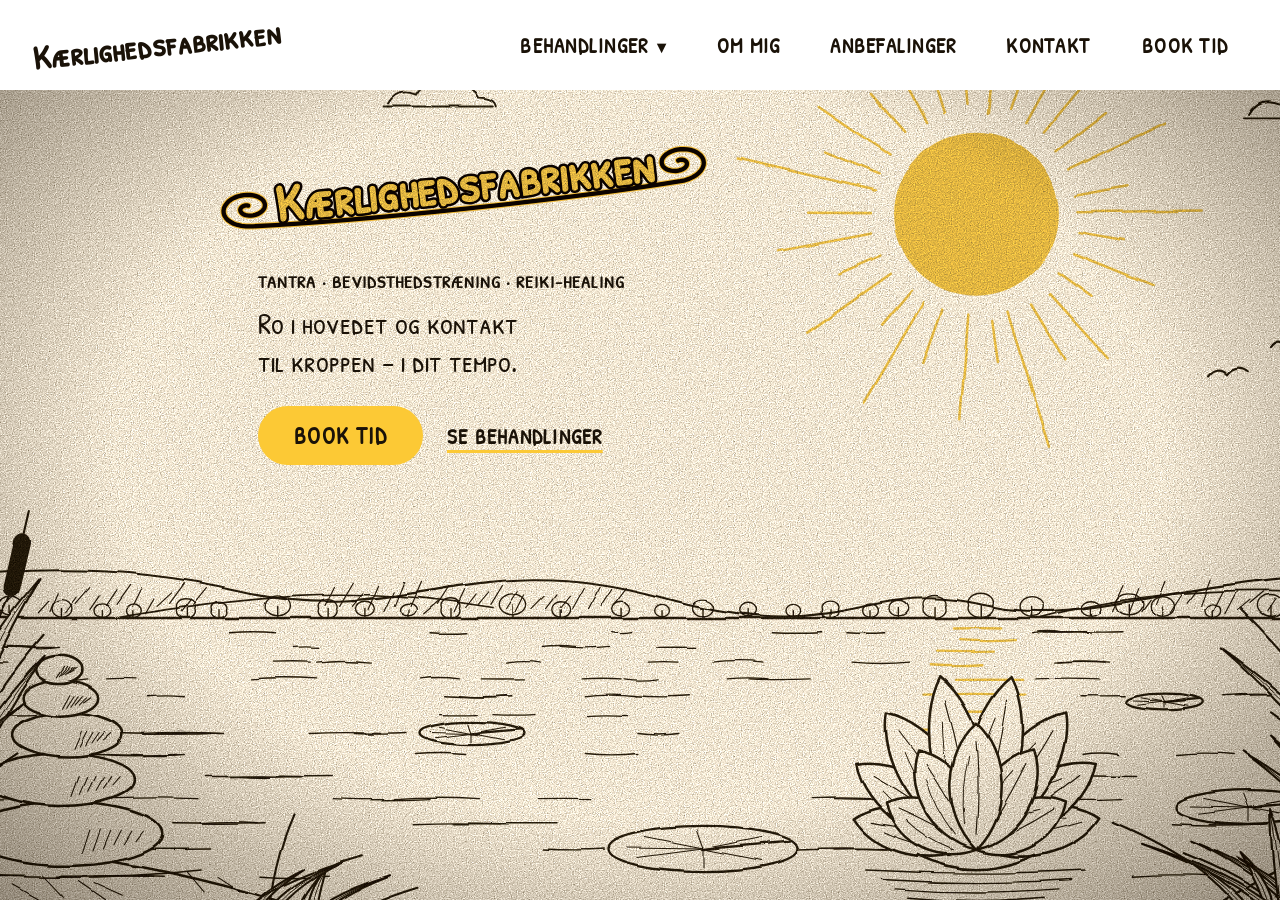
<file: index.html>
<!DOCTYPE html>
<html lang="da">
<head>
  <meta charset="UTF-8" />
  <meta name="viewport" content="width=device-width, initial-scale=1.0" />
  <link rel="icon" href="favicon.svg" type="image/svg+xml" />
  <link rel="apple-touch-icon" href="apple-touch-icon.png" />
  <title>Tantra, bevidsthedstræning og reiki-healing på Amager, København | Kærlighedsfabrikken</title>
  <meta name="description" content="Tantra, bevidsthedstræning og reiki-healing i rolige omgivelser på Under Elmene 13, 2300 København S. Jordnær behandler – book en tid på udvalgte aftener." />
  <link rel="canonical" href="https://kaerlighedsfabrikken.dk/" />
  <meta property="og:url" content="https://kaerlighedsfabrikken.dk/" />
  <meta property="og:image" content="https://kaerlighedsfabrikken.dk/img/christian-900.jpg" />
  <meta property="og:type" content="website" />
  <meta property="og:locale" content="da_DK" />
  <meta property="og:site_name" content="Kærlighedsfabrikken" />
  <meta property="og:title" content="Tantra, bevidsthedstræning og reiki-healing på Amager, København" />
  <meta property="og:description" content="Tantra, bevidsthedstræning og reiki-healing i rolige omgivelser på Under Elmene 13, 2300 København S. Jordnær behandler – book en tid på udvalgte aftener." />
  <link rel="stylesheet" href="index.css" />
  <link rel="stylesheet" href="nav.css" />
  <link href="https://fonts.googleapis.com/css2?family=Cormorant+Garant:wght@400;600;700;800&family=Caveat:wght@400;600&family=Inter:wght@300;400;500;600&family=Patrick+Hand+SC&display=swap" rel="stylesheet" />
  <script type="application/ld+json">
{
  "@context": "https://schema.org",
  "@type": "HealthAndBeautyBusiness",
  "name": "Kærlighedsfabrikken",
  "description": "Christian Mikkels behandlerpraksis på Under Elmene 13, 2300 København S. Tantramassage for kvinder, bevidsthedstræning og reiki-healing på udvalgte aftener.",
  "telephone": "+4531658739",
  "url": "https://kaerlighedsfabrikken.dk/",
  "image": "https://kaerlighedsfabrikken.dk/img/christian-900.jpg",
  "founder": {
    "@type": "Person",
    "name": "Christian Mikkel"
  },
  "address": {
    "@type": "PostalAddress",
    "streetAddress": "Under Elmene 13, 5. tv.",
      "addressLocality": "København S",
    "postalCode": "2300",
    "addressRegion": "Amager",
    "addressCountry": "DK"
  },
  "areaServed": "København",
  "priceRange": "700 kr.",
  "makesOffer": [
    {
      "@type": "Offer",
      "price": "700",
      "priceCurrency": "DKK",
      "itemOffered": {
        "@type": "Service",
        "name": "Tantra",
        "description": "Sanselig og nærværende tantramassage for kvinder, ca. 45–60 min."
      }
    },
    {
      "@type": "Offer",
      "price": "700",
      "priceCurrency": "DKK",
      "itemOffered": {
        "@type": "Service",
        "name": "Bevidsthedstræning",
        "description": "Arbejde med tankemønstre, vaner og konkrete redskaber til hverdagen, ca. 45–60 min."
      }
    },
    {
      "@type": "Offer",
      "price": "700",
      "priceCurrency": "DKK",
      "itemOffered": {
        "@type": "Service",
        "name": "Reiki-healing",
        "description": "Blid healing med hænderne på eller over kroppen, med tøjet på, ca. 45–60 min."
      }
    }
  ],
  "knowsLanguage": "da"
}
  </script>
</head>
<body>

  <div class="bg"></div>

  <!-- NAV -->
  <nav class="nav">
    <a href="/" class="nav-logo">Kærlighedsfabrikken</a>
    <ul class="nav-links">
      <li class="has-dropdown">
        <a href="behandlinger" aria-haspopup="true">Behandlinger <span class="caret" aria-hidden="true">▾</span></a>
        <ul class="dropdown">
          <li><a href="behandlinger#tantra">Tantra</a></li>
          <li><a href="behandlinger#bevidsthedstraening">Bevidsthedstræning</a></li>
          <li><a href="behandlinger#reiki">Reiki-healing</a></li>
        </ul>
      </li>
      <li><a href="om">Om mig</a></li>
      <li><a href="anbefalinger">Anbefalinger</a></li>
      <li><a href="kontakt">Kontakt</a></li>
      <li class="local-only"><a href="noter">Noter</a></li>
    </ul>
    <a href="book" class="btn-join">Book tid</a>
    <button class="hamburger" id="hamburger">☰</button>
  </nav>

  <!-- BRANDING -->
  <div class="branding">
    <h1 class="brand-text">
      <svg class="brand-swoosh" viewBox="0 0 420 100" preserveAspectRatio="none" aria-hidden="true">
        <path class="swoosh-edge" d="M28.0 49.0 L27.5 48.7 L26.9 48.5 L26.2 48.4 L25.4 48.4 L24.6 48.6 L23.9 49.0 L23.1 49.5 L22.5 50.2 L21.9 51.0 L21.5 52.0 L21.2 53.1 L21.2 54.2 L21.3 55.4 L21.6 56.6 L22.2 57.8 L22.9 59.0 L23.9 60.0 L25.1 60.8 L26.5 61.5 L28.0 62.0 L29.6 62.2 L31.3 62.2 L33.0 61.8 L34.7 61.2 L36.3 60.3 L37.8 59.1 L39.1 57.7 L40.2 56.0 L41.0 54.1 L41.5 52.0 L41.7 49.8 L41.5 47.6 L41.0 45.4 L40.1 43.2 L38.8 41.2 L37.2 39.4 L35.2 37.8 L33.0 36.5 L30.6 35.6 L28.0 35.0 L25.3 34.9 L22.5 35.2 L19.8 35.9 L17.2 37.1 L14.7 38.7 L12.5 40.8 L10.7 43.2 L9.2 45.9 L8.1 48.8 L7.5 52.0 L7.4 55.3 L7.8 58.6 L8.8 61.8 L10.3 64.9 L12.3 67.7 L14.7 70.3 L17.6 72.4 L20.8 74.2 L24.3 75.4 L28.0 76.0 C 118 84.4, 292 84.4, 382.0 76.0 L385.7 75.4 L389.2 74.2 L392.4 72.4 L395.3 70.3 L397.7 67.7 L399.7 64.9 L401.2 61.8 L402.2 58.6 L402.6 55.3 L402.5 52.0 L401.9 48.8 L400.8 45.9 L399.3 43.2 L397.5 40.8 L395.3 38.7 L392.8 37.1 L390.2 35.9 L387.5 35.2 L384.7 34.9 L382.0 35.0 L379.4 35.6 L377.0 36.5 L374.8 37.8 L372.8 39.4 L371.2 41.2 L369.9 43.2 L369.0 45.4 L368.5 47.6 L368.3 49.8 L368.5 52.0 L369.0 54.1 L369.8 56.0 L370.9 57.7 L372.2 59.1 L373.7 60.3 L375.3 61.2 L377.0 61.8 L378.7 62.2 L380.4 62.2 L382.0 62.0 L383.5 61.5 L384.9 60.8 L386.1 60.0 L387.1 59.0 L387.8 57.8 L388.4 56.6 L388.7 55.4 L388.8 54.2 L388.8 53.1 L388.5 52.0 L388.1 51.0 L387.5 50.2 L386.9 49.5 L386.1 49.0 L385.4 48.6 L384.6 48.4 L383.8 48.4 L383.1 48.5 L382.5 48.7 L382.0 49.0" />
        <path d="M28.0 49.0 L27.5 48.7 L26.9 48.5 L26.2 48.4 L25.4 48.4 L24.6 48.6 L23.9 49.0 L23.1 49.5 L22.5 50.2 L21.9 51.0 L21.5 52.0 L21.2 53.1 L21.2 54.2 L21.3 55.4 L21.6 56.6 L22.2 57.8 L22.9 59.0 L23.9 60.0 L25.1 60.8 L26.5 61.5 L28.0 62.0 L29.6 62.2 L31.3 62.2 L33.0 61.8 L34.7 61.2 L36.3 60.3 L37.8 59.1 L39.1 57.7 L40.2 56.0 L41.0 54.1 L41.5 52.0 L41.7 49.8 L41.5 47.6 L41.0 45.4 L40.1 43.2 L38.8 41.2 L37.2 39.4 L35.2 37.8 L33.0 36.5 L30.6 35.6 L28.0 35.0 L25.3 34.9 L22.5 35.2 L19.8 35.9 L17.2 37.1 L14.7 38.7 L12.5 40.8 L10.7 43.2 L9.2 45.9 L8.1 48.8 L7.5 52.0 L7.4 55.3 L7.8 58.6 L8.8 61.8 L10.3 64.9 L12.3 67.7 L14.7 70.3 L17.6 72.4 L20.8 74.2 L24.3 75.4 L28.0 76.0 C 118 84.4, 292 84.4, 382.0 76.0 L385.7 75.4 L389.2 74.2 L392.4 72.4 L395.3 70.3 L397.7 67.7 L399.7 64.9 L401.2 61.8 L402.2 58.6 L402.6 55.3 L402.5 52.0 L401.9 48.8 L400.8 45.9 L399.3 43.2 L397.5 40.8 L395.3 38.7 L392.8 37.1 L390.2 35.9 L387.5 35.2 L384.7 34.9 L382.0 35.0 L379.4 35.6 L377.0 36.5 L374.8 37.8 L372.8 39.4 L371.2 41.2 L369.9 43.2 L369.0 45.4 L368.5 47.6 L368.3 49.8 L368.5 52.0 L369.0 54.1 L369.8 56.0 L370.9 57.7 L372.2 59.1 L373.7 60.3 L375.3 61.2 L377.0 61.8 L378.7 62.2 L380.4 62.2 L382.0 62.0 L383.5 61.5 L384.9 60.8 L386.1 60.0 L387.1 59.0 L387.8 57.8 L388.4 56.6 L388.7 55.4 L388.8 54.2 L388.8 53.1 L388.5 52.0 L388.1 51.0 L387.5 50.2 L386.9 49.5 L386.1 49.0 L385.4 48.6 L384.6 48.4 L383.8 48.4 L383.1 48.5 L382.5 48.7 L382.0 49.0" />
      </svg>
      <span class="brand-word" data-text="Kærlighedsfabrikken"><span class="brand-fill">Kærlighedsfabrikken</span></span><span class="sr-only"> – tantra, bevidsthedstræning og reiki-healing i København</span>
    </h1>
    <div class="hero-intro">
      <p class="hero-tagline">Tantra · Bevidsthedstræning · Reiki-healing</p>
      <p class="hero-lead">Ro i hovedet og kontakt til kroppen – i dit tempo.</p>
      <div class="hero-actions">
        <a href="book" class="btn-cta">Book tid</a>
        <a href="behandlinger" class="hero-link">Se behandlinger</a>
      </div>
    </div>
  </div>

  <!-- MOBIL MENU -->
  <div class="mobile-menu" id="mobileMenu">
    <a href="behandlinger">Behandlinger</a>
    <a href="behandlinger#tantra" class="mobile-sub">Tantra</a>
    <a href="behandlinger#bevidsthedstraening" class="mobile-sub">Bevidsthedstræning</a>
    <a href="behandlinger#reiki" class="mobile-sub">Reiki-healing</a>
    <a href="om">Om mig</a>
    <a href="anbefalinger">Anbefalinger</a>
    <a href="kontakt">Kontakt</a>
    <a href="noter" class="local-only">Noter</a>
    <a href="book" class="mobile-cta">Book tid</a>
  </div>


  <script src="nav.js"></script>
</body>
</html>
</file>
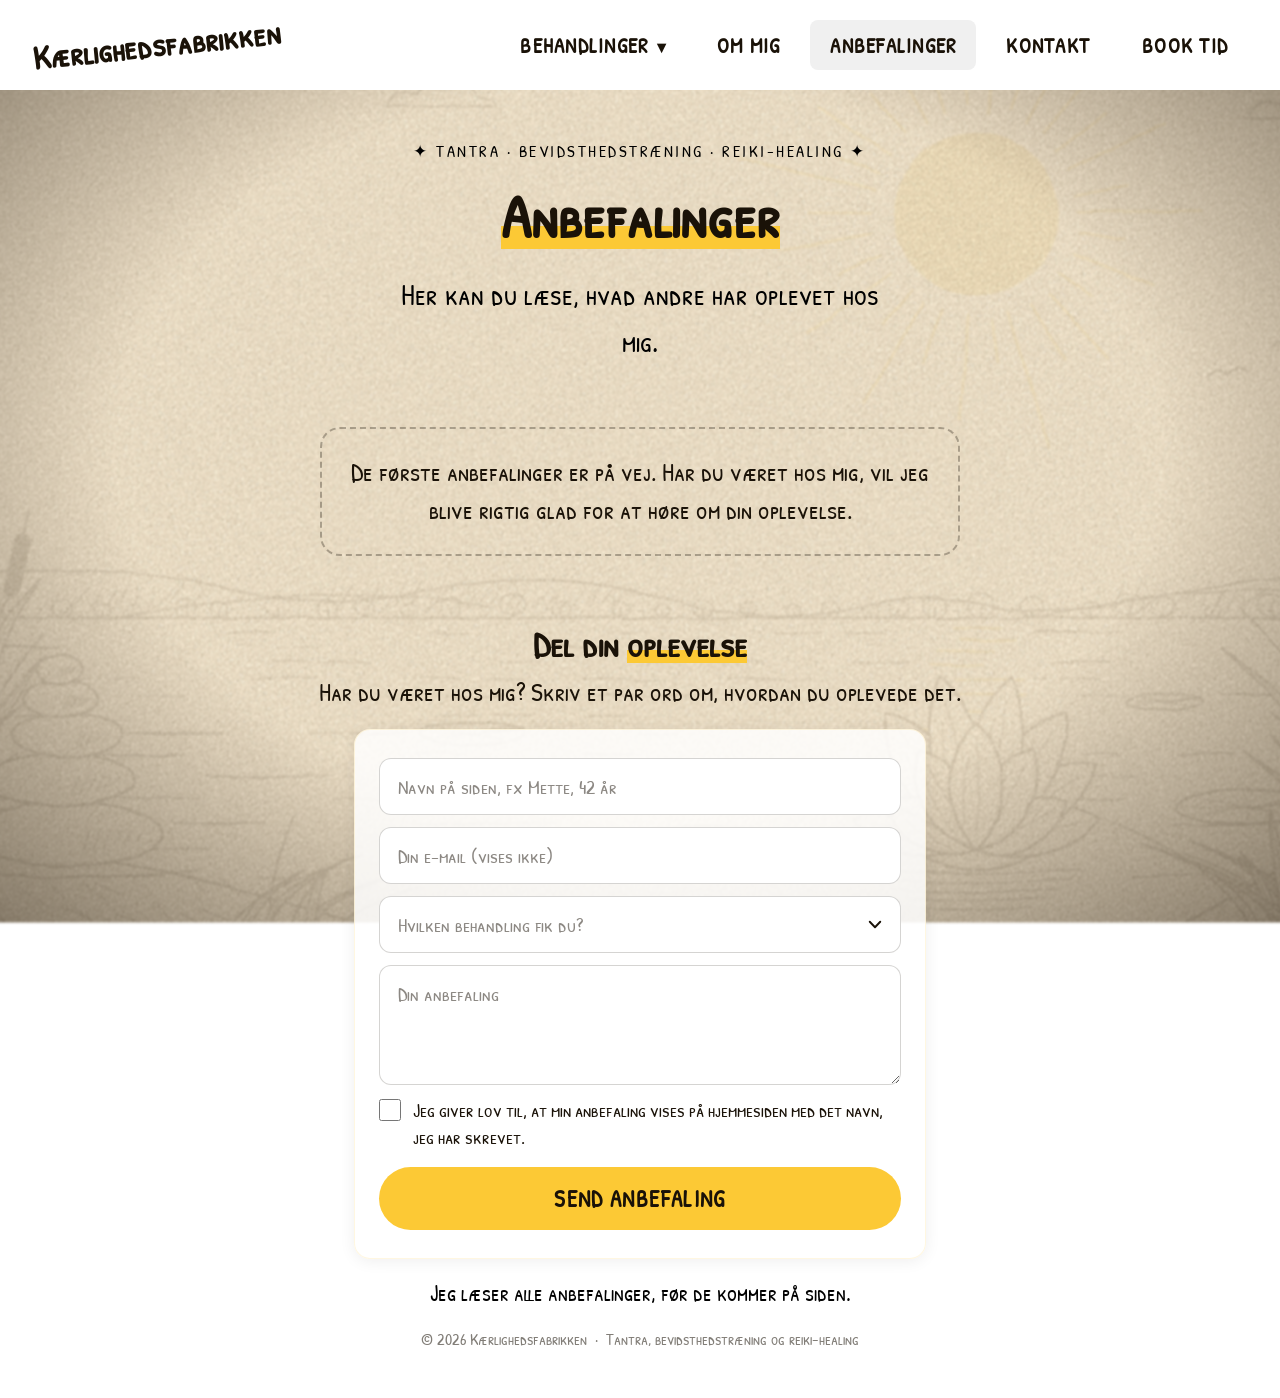
<file: anbefalinger.html>
<!DOCTYPE html>
<html lang="da">
<head>
  <meta charset="UTF-8" />
  <meta name="viewport" content="width=device-width, initial-scale=1.0" />
  <link rel="icon" href="favicon.svg" type="image/svg+xml" />
  <link rel="apple-touch-icon" href="apple-touch-icon.png" />
  <title>Anbefalinger – tantra, bevidsthedstræning og reiki-healing | Kærlighedsfabrikken</title>
  <meta name="description" content="Læs hvad andre siger om tantra, bevidsthedstræning og reiki-healing hos Christian Mikkel på Under Elmene 13, 2300 København S – og del din egen oplevelse." />
  <link rel="canonical" href="https://kaerlighedsfabrikken.dk/anbefalinger" />
  <meta property="og:url" content="https://kaerlighedsfabrikken.dk/anbefalinger" />
  <meta property="og:image" content="https://kaerlighedsfabrikken.dk/img/christian-900.jpg" />
  <meta property="og:type" content="website" />
  <meta property="og:locale" content="da_DK" />
  <meta property="og:site_name" content="Kærlighedsfabrikken" />
  <meta property="og:title" content="Anbefalinger – tantra, bevidsthedstræning og reiki-healing" />
  <meta property="og:description" content="Læs hvad andre siger om tantra, bevidsthedstræning og reiki-healing hos Christian Mikkel på Under Elmene 13, 2300 København S – og del din egen oplevelse." />
  <link rel="stylesheet" href="book.css" />
  <link rel="stylesheet" href="nav.css" />
  <link rel="stylesheet" href="anbefalinger.css" />
  <link href="https://fonts.googleapis.com/css2?family=Patrick+Hand+SC&display=swap" rel="stylesheet" />
</head>
<body>

  <div class="bg"></div>

  <nav class="nav">
    <a href="/" class="nav-logo">Kærlighedsfabrikken</a>
    <ul class="nav-links">
      <li class="has-dropdown">
        <a href="behandlinger" aria-haspopup="true">Behandlinger <span class="caret" aria-hidden="true">▾</span></a>
        <ul class="dropdown">
          <li><a href="behandlinger#tantra">Tantra</a></li>
          <li><a href="behandlinger#bevidsthedstraening">Bevidsthedstræning</a></li>
          <li><a href="behandlinger#reiki">Reiki-healing</a></li>
        </ul>
      </li>
      <li><a href="om">Om mig</a></li>
      <li><a href="anbefalinger" class="active">Anbefalinger</a></li>
      <li><a href="kontakt">Kontakt</a></li>
      <li class="local-only"><a href="noter">Noter</a></li>
    </ul>
    <a href="book" class="btn-join">Book tid</a>
    <button class="hamburger" id="hamburger">☰</button>
  </nav>

  <div class="mobile-menu" id="mobileMenu">
    <a href="behandlinger">Behandlinger</a>
    <a href="behandlinger#tantra" class="mobile-sub">Tantra</a>
    <a href="behandlinger#bevidsthedstraening" class="mobile-sub">Bevidsthedstræning</a>
    <a href="behandlinger#reiki" class="mobile-sub">Reiki-healing</a>
    <a href="om">Om mig</a>
    <a href="anbefalinger">Anbefalinger</a>
    <a href="kontakt">Kontakt</a>
    <a href="noter" class="local-only">Noter</a>
    <a href="book" class="mobile-cta">Book tid</a>
  </div>

  <div class="page">

    <main class="main">
      <p class="eyebrow">✦ Tantra · Bevidsthedstræning · Reiki-healing ✦</p>
      <h1><span class="gold">Anbefalinger</span></h1>
      <p class="lead">Her kan du læse, hvad andre har oplevet hos mig.</p>

      <!--
        SÅDAN TILFØJER DU EN ANBEFALING
        Kopier blokken herunder ind i <section class="quotes"> og ret teksten.
        Brug kun anbefalinger, hvor personen har givet lov (det gør de i formularen nedenfor).

        <figure class="quote">
          <blockquote>Skriv anbefalingen her.</blockquote>
          <figcaption>Navn <span>· Tantra</span></figcaption>
        </figure>
      -->
      <section class="quotes" aria-label="Anbefalinger">
        <!-- Fiktive eksempler vises kun lokalt: de ligger i anbefalinger-eksempler.js, som ikke uploades (.gitignore) -->
        <p class="quotes-empty">De første anbefalinger er på vej. Har du været hos mig, vil jeg blive rigtig glad for at høre om din oplevelse.</p>
      </section>

      <h2 class="form-title">Del din <span class="gold">oplevelse</span></h2>
      <p class="form-intro">Har du været hos mig? Skriv et par ord om, hvordan du oplevede det.</p>

      <!-- Sendes til min Gmail via Google Apps Script (se anbefalinger.js) -->
      <form class="form" id="reviewForm">
        <input type="text" name="name" placeholder="Navn på siden, fx Mette, 42 år" required />
        <input type="email" name="email" placeholder="Din e-mail (vises ikke)" autocomplete="email" required />
        <select name="treatment" required>
          <option value="" disabled selected>Hvilken behandling fik du?</option>
          <option>Tantra</option>
          <option>Bevidsthedstræning</option>
          <option>Reiki-healing</option>
        </select>
        <textarea name="message" placeholder="Din anbefaling" required></textarea>
        <label class="consent">
          <input type="checkbox" name="consent" required />
          <span>Jeg giver lov til, at min anbefaling vises på hjemmesiden med det navn, jeg har skrevet.</span>
        </label>
        <!-- Fælde til spam-robotter: skjult felt, som mennesker ikke udfylder -->
        <input type="text" name="_honey" class="honey" tabindex="-1" autocomplete="off" aria-hidden="true" />
        <button type="submit">Send anbefaling</button>
      </form>

      <p class="disclaimer">Jeg læser alle anbefalinger, før de kommer på siden.</p>
    </main>

    <footer class="footer">
      <p>© 2026 Kærlighedsfabrikken &nbsp;·&nbsp; Tantra, bevidsthedstræning og reiki-healing</p>
    </footer>

  </div>

  <script src="anbefalinger.js"></script>
  <script src="nav.js"></script>
</body>
</html>
</file>
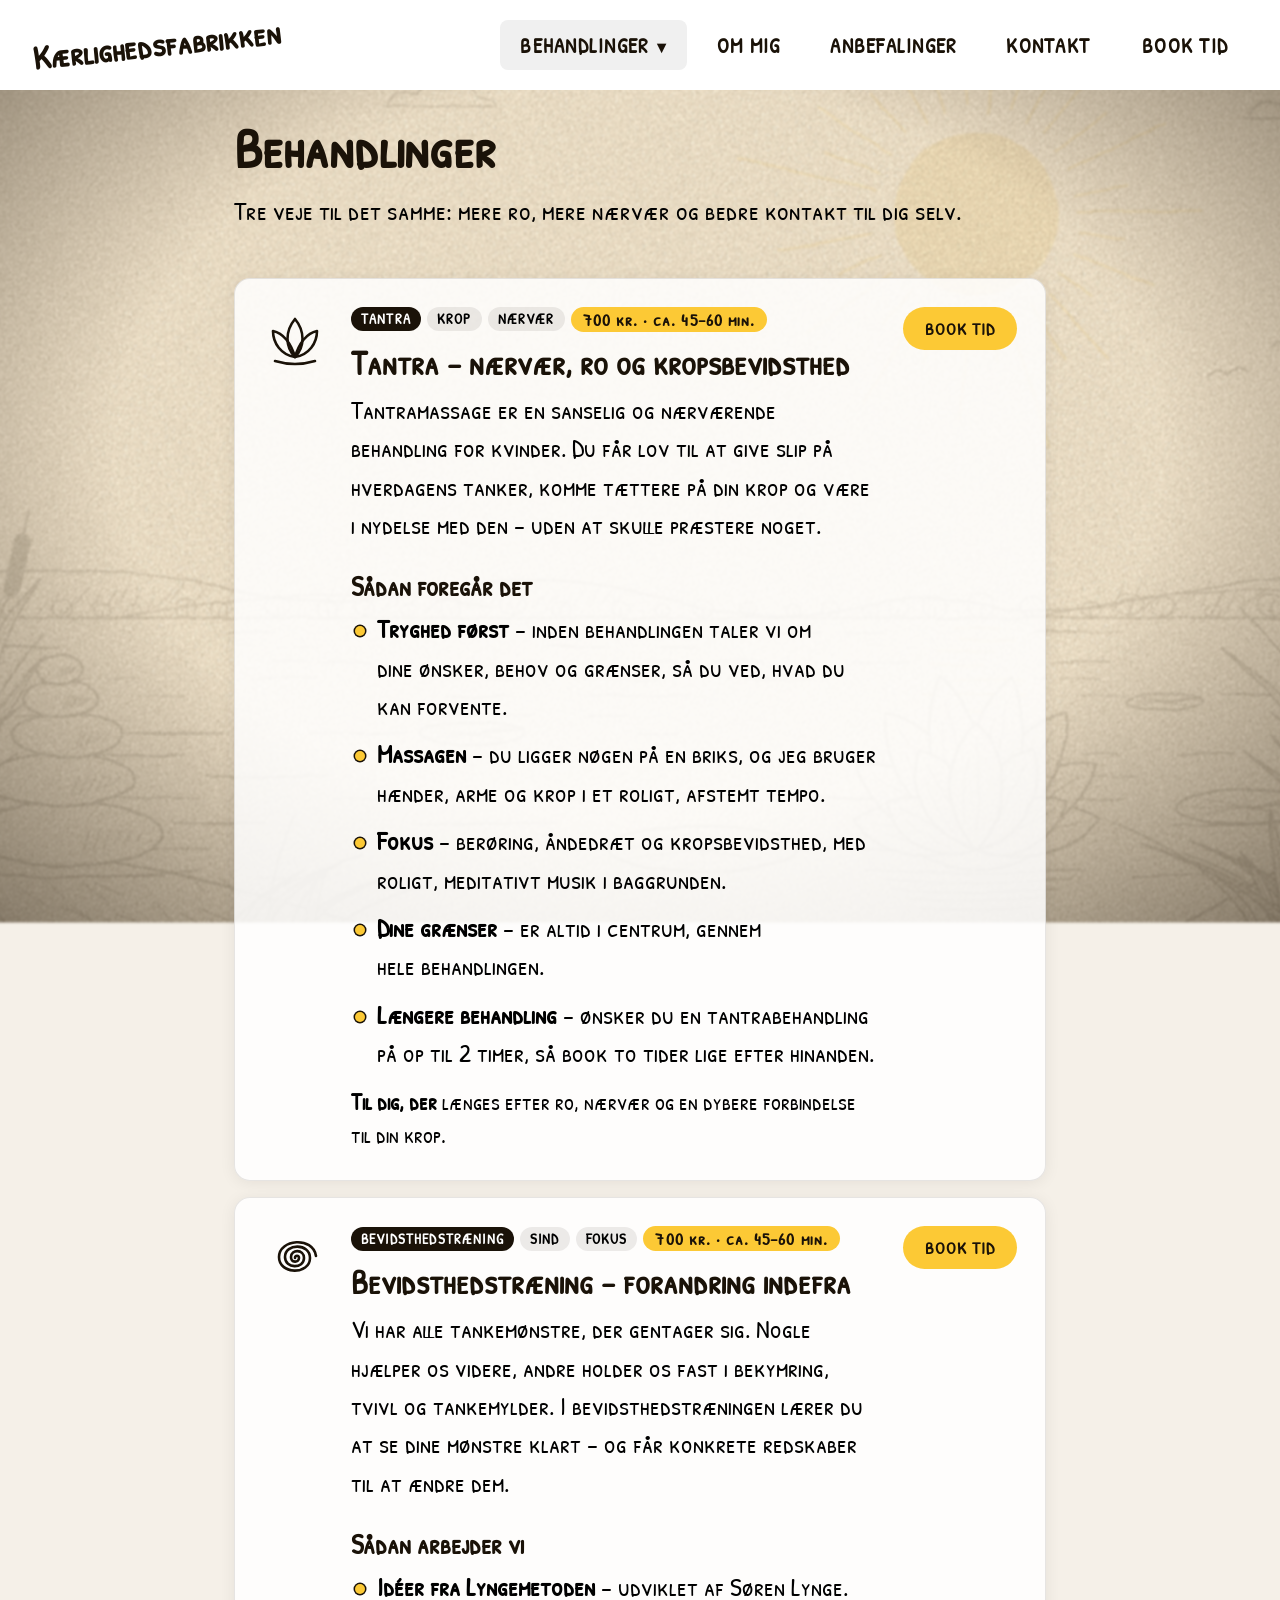
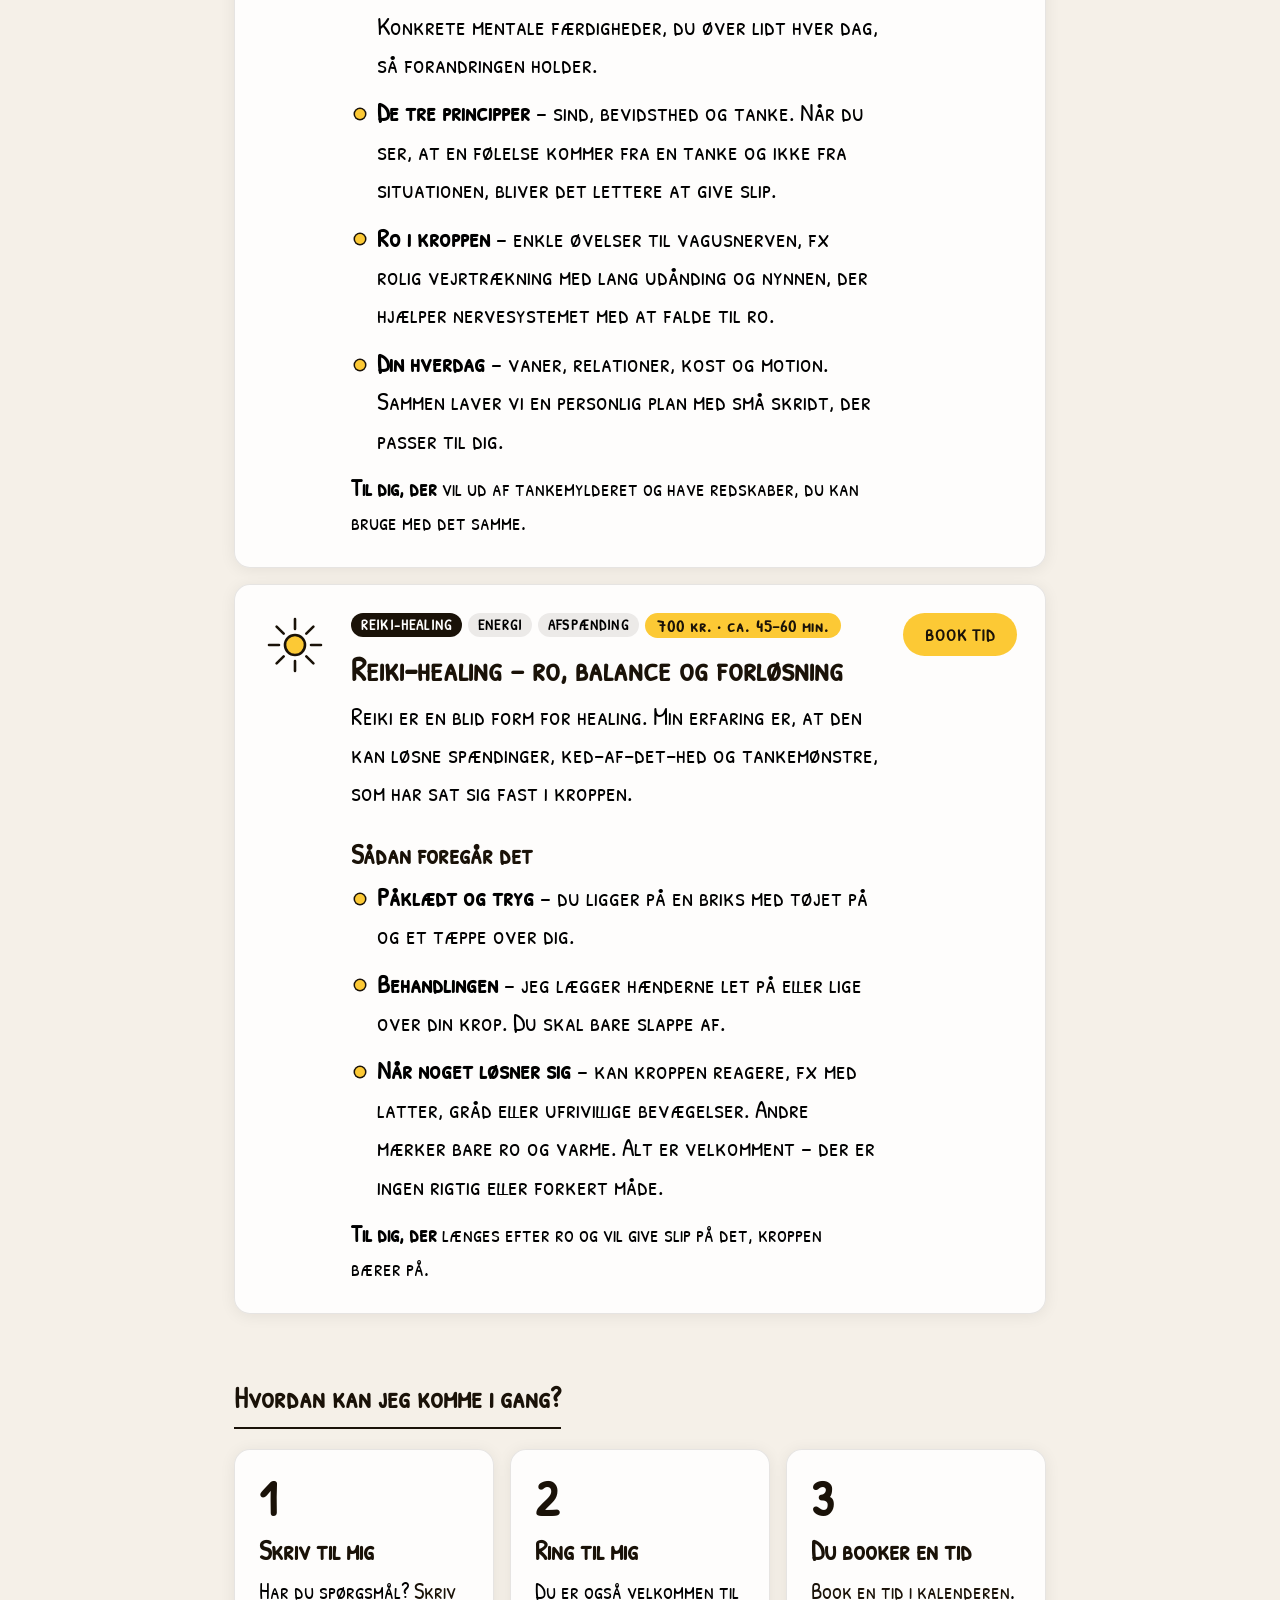
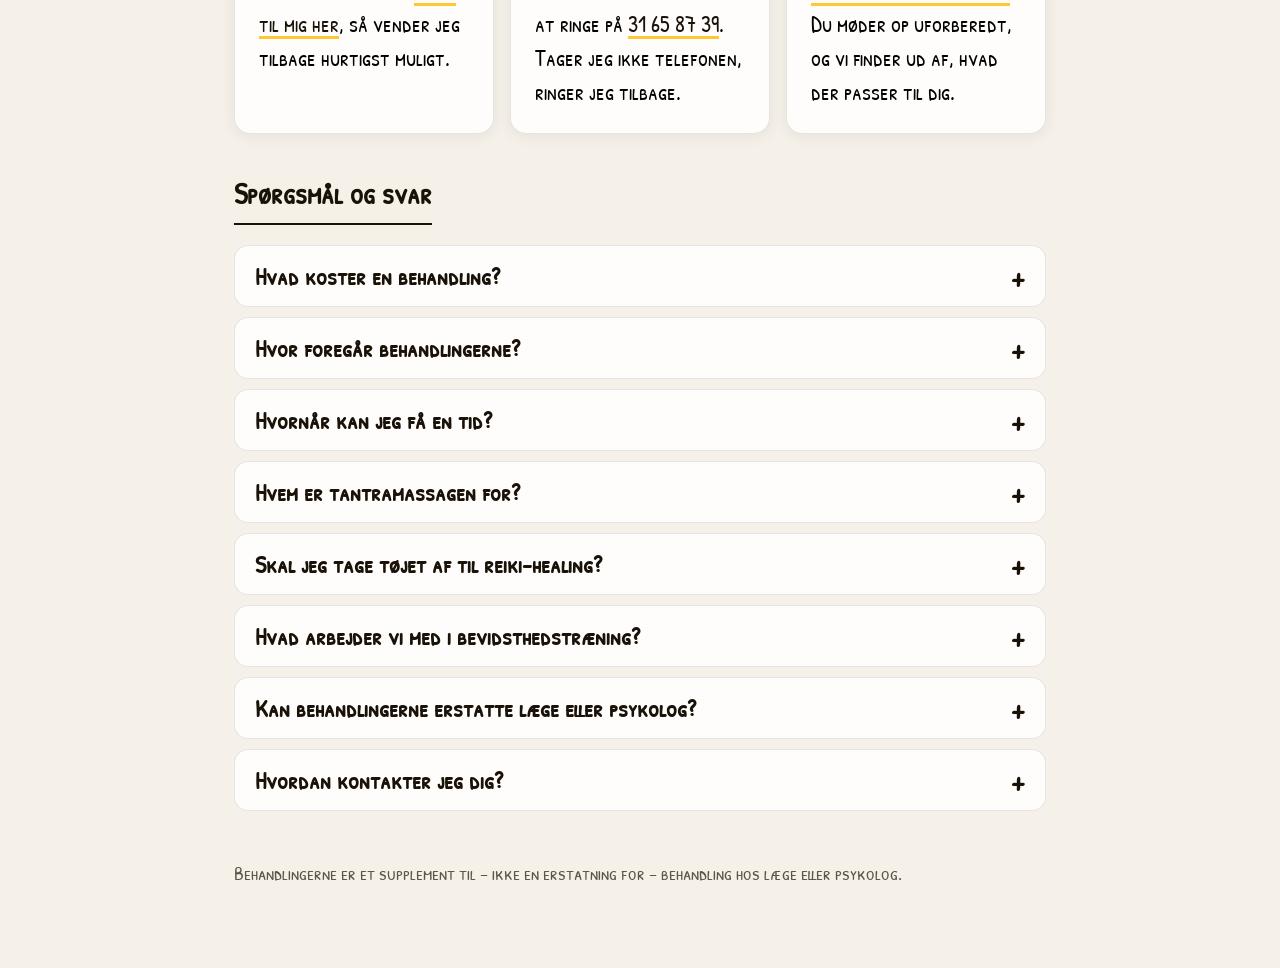
<file: behandlinger.html>
<!DOCTYPE html>
<html lang="da">
<head>
  <meta charset="UTF-8" />
  <meta name="viewport" content="width=device-width, initial-scale=1.0" />
  <link rel="icon" href="favicon.svg" type="image/svg+xml" />
  <link rel="apple-touch-icon" href="apple-touch-icon.png" />
  <title>Behandlinger: tantra, bevidsthedstræning og reiki-healing i København | Kærlighedsfabrikken</title>
  <meta name="description" content="Læs om tantra, bevidsthedstræning og reiki-healing: hvad behandlingerne går ud på, hvordan en session foregår, og hvad du kan få ud af det. Amager, København S." />
  <link rel="canonical" href="https://kaerlighedsfabrikken.dk/behandlinger" />
  <meta property="og:url" content="https://kaerlighedsfabrikken.dk/behandlinger" />
  <meta property="og:image" content="https://kaerlighedsfabrikken.dk/img/christian-900.jpg" />
  <meta property="og:type" content="website" />
  <meta property="og:locale" content="da_DK" />
  <meta property="og:site_name" content="Kærlighedsfabrikken" />
  <meta property="og:title" content="Behandlinger: tantra, bevidsthedstræning og reiki-healing i København" />
  <meta property="og:description" content="Læs om tantra, bevidsthedstræning og reiki-healing: hvad behandlingerne går ud på, hvordan en session foregår, og hvad du kan få ud af det. Amager, København S." />
  <link rel="stylesheet" href="behandlinger.css" />
  <link rel="stylesheet" href="nav.css" />
  <link href="https://fonts.googleapis.com/css2?family=Patrick+Hand+SC&display=swap" rel="stylesheet" />
  <script type="application/ld+json">
{
  "@context": "https://schema.org",
  "@type": "FAQPage",
  "mainEntity": [
    {
      "@type": "Question",
      "name": "Hvad koster en behandling?",
      "acceptedAnswer": {
        "@type": "Answer",
        "text": "Alle behandlinger koster 700 kr. og varer ca. 45–60 minutter."
      }
    },
    {
      "@type": "Question",
      "name": "Hvor foregår behandlingerne?",
      "acceptedAnswer": {
        "@type": "Answer",
        "text": "På Under Elmene 13, 5. tv., 2300 København S, i et særskilt behandlingsrum i min private lejlighed."
      }
    },
    {
      "@type": "Question",
      "name": "Hvornår kan jeg få en tid?",
      "acceptedAnswer": {
        "@type": "Answer",
        "text": "Behandlingerne foregår efter aftale på udvalgte aftener. Du kan se ledige tider og booke direkte i kalenderen på booking-siden. Hver tid er afsat til 1 time. Ønsker du en længere tantrabehandling på op til 2 timer, så book to tider lige efter hinanden."
      }
    },
    {
      "@type": "Question",
      "name": "Hvem er tantramassagen for?",
      "acceptedAnswer": {
        "@type": "Answer",
        "text": "Tantramassagen er for kvinder. Du ligger nøgen på en briks, og inden behandlingen taler vi om dine ønsker, behov og grænser, så du ved, hvad du kan forvente og kan føle dig tryg."
      }
    },
    {
      "@type": "Question",
      "name": "Skal jeg tage tøjet af til reiki-healing?",
      "acceptedAnswer": {
        "@type": "Answer",
        "text": "Nej. Til reiki beholder du tøjet på og får et tæppe over dig, mens du ligger afslappet på en briks."
      }
    },
    {
      "@type": "Question",
      "name": "Hvad arbejder vi med i bevidsthedstræning?",
      "acceptedAnswer": {
        "@type": "Answer",
        "text": "Bevidsthedstræningen bygger på idéer fra Lyngemetoden, udviklet af Søren Lynge, og de tre principper om sind, bevidsthed og tanke. Du lærer at se dine tankemønstre klart og får konkrete redskaber, øvelser til vagusnerven og en personlig plan, du kan bruge i din hverdag."
      }
    },
    {
      "@type": "Question",
      "name": "Kan behandlingerne erstatte læge eller psykolog?",
      "acceptedAnswer": {
        "@type": "Answer",
        "text": "Nej. Behandlingerne er et supplement til – ikke en erstatning for – behandling hos læge eller psykolog."
      }
    },
    {
      "@type": "Question",
      "name": "Hvordan kontakter jeg dig?",
      "acceptedAnswer": {
        "@type": "Answer",
        "text": "Du kan ringe på 31 65 87 39 eller skrive til mig via kontaktformularen på hjemmesiden."
      }
    }
  ]
}
  </script>
</head>
<body>

  <div class="bg"></div>

  <!-- NAV -->
  <nav class="nav">
    <a href="/" class="nav-logo">Kærlighedsfabrikken</a>
    <ul class="nav-links">
      <li class="has-dropdown">
        <a href="behandlinger" class="active" aria-haspopup="true">Behandlinger <span class="caret" aria-hidden="true">▾</span></a>
        <ul class="dropdown">
          <li><a href="behandlinger#tantra">Tantra</a></li>
          <li><a href="behandlinger#bevidsthedstraening">Bevidsthedstræning</a></li>
          <li><a href="behandlinger#reiki">Reiki-healing</a></li>
        </ul>
      </li>
      <li><a href="om">Om mig</a></li>
      <li><a href="anbefalinger">Anbefalinger</a></li>
      <li><a href="kontakt">Kontakt</a></li>
      <li class="local-only"><a href="noter">Noter</a></li>
    </ul>
    <a href="book" class="btn-join">Book tid</a>
    <button class="hamburger" id="hamburger">☰</button>
  </nav>

  <div class="mobile-menu" id="mobileMenu">
    <a href="behandlinger">Behandlinger</a>
    <a href="behandlinger#tantra" class="mobile-sub">Tantra</a>
    <a href="behandlinger#bevidsthedstraening" class="mobile-sub">Bevidsthedstræning</a>
    <a href="behandlinger#reiki" class="mobile-sub">Reiki-healing</a>
    <a href="om">Om mig</a>
    <a href="anbefalinger">Anbefalinger</a>
    <a href="kontakt">Kontakt</a>
    <a href="noter" class="local-only">Noter</a>
    <a href="book" class="mobile-cta">Book tid</a>
  </div>

  <!-- INDHOLD -->
  <main class="main">
    <div class="page-header">
      <h1>Behandlinger</h1>
      <p class="subtitle">Tre veje til det samme: mere ro, mere nærvær og bedre kontakt til dig selv.</p>
    </div>

    <div class="treatments">

      <!-- TANTRA -->
      <article class="treatment-card" id="tantra">
        <div class="treatment-icon">
          <svg viewBox="0 0 64 64" aria-hidden="true">
            <path d="M32 50 C22 40 22 24 32 12 C42 24 42 40 32 50 Z" />
            <path d="M32 50 C18 48 10 36 10 24 C20 26 28 36 32 50 Z" />
            <path d="M32 50 C46 48 54 36 54 24 C44 26 36 36 32 50 Z" />
            <path d="M12 54 Q32 60 52 54" />
          </svg>
        </div>
        <div class="treatment-info">
          <div class="treatment-tags">
            <span class="main-tag">Tantra</span>
            <span class="type-tag">Krop</span>
            <span class="type-tag">Nærvær</span>
            <span class="price-tag">700 kr. · ca. 45–60 min.</span>
          </div>
          <h2>Tantra – nærvær, ro og kropsbevidsthed</h2>
          <p>Tantramassage er en sanselig og nærværende behandling for kvinder. Du får lov til at give slip på hverdagens tanker, komme tættere på din krop og være i nydelse med den – uden at skulle præstere noget.</p>

          <h3>Sådan foregår det</h3>
          <ul class="focus-list">
            <li><strong>Tryghed først</strong> – inden behandlingen taler vi om dine ønsker, behov og grænser, så du ved, hvad du kan forvente.</li>
            <li><strong>Massagen</strong> – du ligger nøgen på en briks, og jeg bruger hænder, arme og krop i et roligt, afstemt tempo.</li>
            <li><strong>Fokus</strong> – berøring, åndedræt og kropsbevidsthed, med roligt, meditativt musik i baggrunden.</li>
            <li><strong>Dine grænser</strong> – er altid i centrum, gennem hele behandlingen.</li>
            <li><strong>Længere behandling</strong> – ønsker du en tantrabehandling på op til 2 timer, så book to tider lige efter hinanden.</li>
          </ul>
          <p class="good-for"><strong>Til dig, der</strong> længes efter ro, nærvær og en dybere forbindelse til din krop.</p>
        </div>
        <a href="book" class="treatment-btn">Book tid</a>
      </article>

      <!-- BEVIDSTHEDSTRÆNING -->
      <article class="treatment-card" id="bevidsthedstraening">
        <div class="treatment-icon">
          <svg viewBox="0 0 64 64" aria-hidden="true">
            <path d="M32 32 C32 29 36 29 36 32 C36 37 28 37 28 31 C28 23 41 23 41 32 C41 43 22 43 22 31 C22 17 47 17 47 32 C47 49 16 49 16 31 C16 13 50 10 53 30" />
          </svg>
        </div>
        <div class="treatment-info">
          <div class="treatment-tags">
            <span class="main-tag">Bevidsthedstræning</span>
            <span class="type-tag">Sind</span>
            <span class="type-tag">Fokus</span>
            <span class="price-tag">700 kr. · ca. 45–60 min.</span>
          </div>
          <h2>Bevidsthedstræning – forandring indefra</h2>
          <p>Vi har alle tankemønstre, der gentager sig. Nogle hjælper os videre, andre holder os fast i bekymring, tvivl og tankemylder. I bevidsthedstræningen lærer du at se dine mønstre klart – og får konkrete redskaber til at ændre dem.</p>

          <h3>Sådan arbejder vi</h3>
          <ul class="focus-list">
            <li><strong>Idéer fra Lyngemetoden</strong> – udviklet af Søren Lynge. Konkrete mentale færdigheder, du øver lidt hver dag, så forandringen holder.</li>
            <li><strong>De tre principper</strong> – sind, bevidsthed og tanke. Når du ser, at en følelse kommer fra en tanke og ikke fra situationen, bliver det lettere at give slip.</li>
            <li><strong>Ro i kroppen</strong> – enkle øvelser til vagusnerven, fx rolig vejrtrækning med lang udånding og nynnen, der hjælper nervesystemet med at falde til ro.</li>
            <li><strong>Din hverdag</strong> – vaner, relationer, kost og motion. Sammen laver vi en personlig plan med små skridt, der passer til dig.</li>
          </ul>
          <p class="good-for"><strong>Til dig, der</strong> vil ud af tankemylderet og have redskaber, du kan bruge med det samme.</p>
        </div>
        <a href="book" class="treatment-btn">Book tid</a>
      </article>

      <!-- REIKI -->
      <article class="treatment-card" id="reiki">
        <div class="treatment-icon">
          <svg viewBox="0 0 64 64" aria-hidden="true">
            <circle cx="32" cy="32" r="10" class="icon-sun" />
            <path d="M32 6 V16 M32 48 V58 M6 32 H16 M48 32 H58 M13.6 13.6 L20.7 20.7 M43.3 43.3 L50.4 50.4 M13.6 50.4 L20.7 43.3 M43.3 20.7 L50.4 13.6" />
          </svg>
        </div>
        <div class="treatment-info">
          <div class="treatment-tags">
            <span class="main-tag">Reiki-healing</span>
            <span class="type-tag">Energi</span>
            <span class="type-tag">Afspænding</span>
            <span class="price-tag">700 kr. · ca. 45–60 min.</span>
          </div>
          <h2>Reiki-healing – ro, balance og forløsning</h2>
          <p>Reiki er en blid form for healing. Min erfaring er, at den kan løsne spændinger, ked-af-det-hed og tankemønstre, som har sat sig fast i kroppen.</p>

          <h3>Sådan foregår det</h3>
          <ul class="focus-list">
            <li><strong>Påklædt og tryg</strong> – du ligger på en briks med tøjet på og et tæppe over dig.</li>
            <li><strong>Behandlingen</strong> – jeg lægger hænderne let på eller lige over din krop. Du skal bare slappe af.</li>
            <li><strong>Når noget løsner sig</strong> – kan kroppen reagere, fx med latter, gråd eller ufrivillige bevægelser. Andre mærker bare ro og varme. Alt er velkomment – der er ingen rigtig eller forkert måde.</li>
          </ul>
          <p class="good-for"><strong>Til dig, der</strong> længes efter ro og vil give slip på det, kroppen bærer på.</p>
        </div>
        <a href="book" class="treatment-btn">Book tid</a>
      </article>

    </div>

    <!-- FORLØB -->
    <section class="steps-block">
      <h2 class="section-title">Hvordan kan jeg komme i gang?</h2>
      <ol class="steps">
        <li>
          <span class="step-num">1</span>
          <h3>Skriv til mig</h3>
          <p>Har du spørgsmål? <a href="kontakt#spoergsmaal">Skriv til mig her</a>, så vender jeg tilbage hurtigst muligt.</p>
        </li>
        <li>
          <span class="step-num">2</span>
          <h3>Ring til mig</h3>
          <p>Du er også velkommen til at ringe på <a href="tel:+4531658739">31 65 87 39</a>. Tager jeg ikke telefonen, ringer jeg tilbage.</p>
        </li>
        <li>
          <span class="step-num">3</span>
          <h3>Du booker en tid</h3>
          <p><a href="book">Book en tid i kalenderen</a>. Du møder op uforberedt, og vi finder ud af, hvad der passer til dig.</p>
        </li>
      </ol>
    </section>

    <!-- SPØRGSMÅL OG SVAR: også skrevet til Google og AI-søgning (ChatGPT, Claude m.fl.) -->
    <section class="faq-block">
      <h2 class="section-title">Spørgsmål og svar</h2>
      <details class="faq-item">
        <summary>Hvad koster en behandling?</summary>
        <p>Alle behandlinger koster 700 kr. og varer ca. 45–60 minutter.</p>
      </details>
      <details class="faq-item">
        <summary>Hvor foregår behandlingerne?</summary>
        <p>På Under Elmene 13, 5. tv., 2300 København S, i et særskilt behandlingsrum i min private lejlighed.</p>
      </details>
      <details class="faq-item">
        <summary>Hvornår kan jeg få en tid?</summary>
        <p>Behandlingerne foregår efter aftale på udvalgte aftener. Du kan se ledige tider og booke direkte i kalenderen på booking-siden. Hver tid er afsat til 1 time. Ønsker du en længere tantrabehandling på op til 2 timer, så book to tider lige efter hinanden.</p>
      </details>
      <details class="faq-item">
        <summary>Hvem er tantramassagen for?</summary>
        <p>Tantramassagen er for kvinder. Du ligger nøgen på en briks, og inden behandlingen taler vi om dine ønsker, behov og grænser, så du ved, hvad du kan forvente og kan føle dig tryg.</p>
      </details>
      <details class="faq-item">
        <summary>Skal jeg tage tøjet af til reiki-healing?</summary>
        <p>Nej. Til reiki beholder du tøjet på og får et tæppe over dig, mens du ligger afslappet på en briks.</p>
      </details>
      <details class="faq-item">
        <summary>Hvad arbejder vi med i bevidsthedstræning?</summary>
        <p>Bevidsthedstræningen bygger på idéer fra Lyngemetoden, udviklet af Søren Lynge, og de tre principper om sind, bevidsthed og tanke. Du lærer at se dine tankemønstre klart og får konkrete redskaber, øvelser til vagusnerven og en personlig plan, du kan bruge i din hverdag.</p>
      </details>
      <details class="faq-item">
        <summary>Kan behandlingerne erstatte læge eller psykolog?</summary>
        <p>Nej. Behandlingerne er et supplement til – ikke en erstatning for – behandling hos læge eller psykolog.</p>
      </details>
      <details class="faq-item">
        <summary>Hvordan kontakter jeg dig?</summary>
        <p>Du kan ringe på 31 65 87 39 eller skrive til mig via kontaktformularen på hjemmesiden.</p>
      </details>
    </section>

    <p class="fineprint">Behandlingerne er et supplement til – ikke en erstatning for – behandling hos læge eller psykolog.</p>

  </main>

  <script src="nav.js"></script>
</body>
</html>
</file>
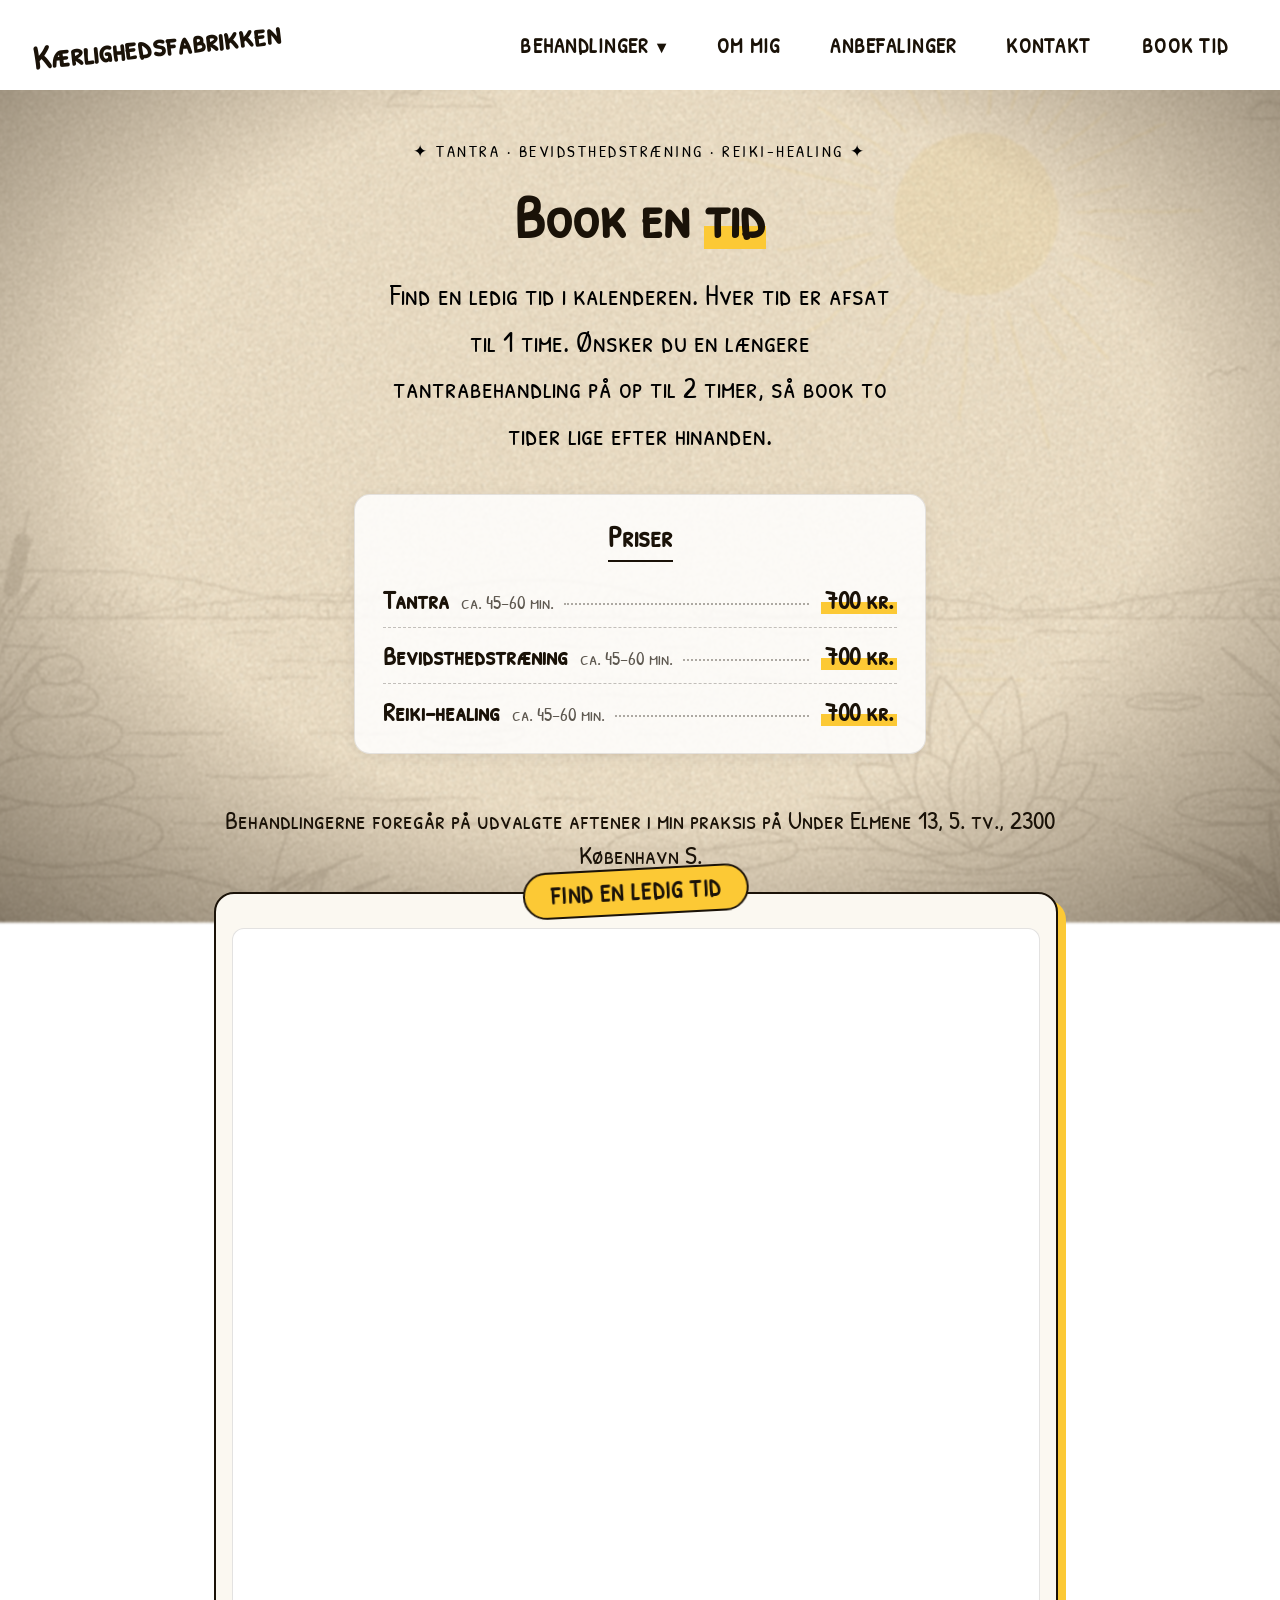
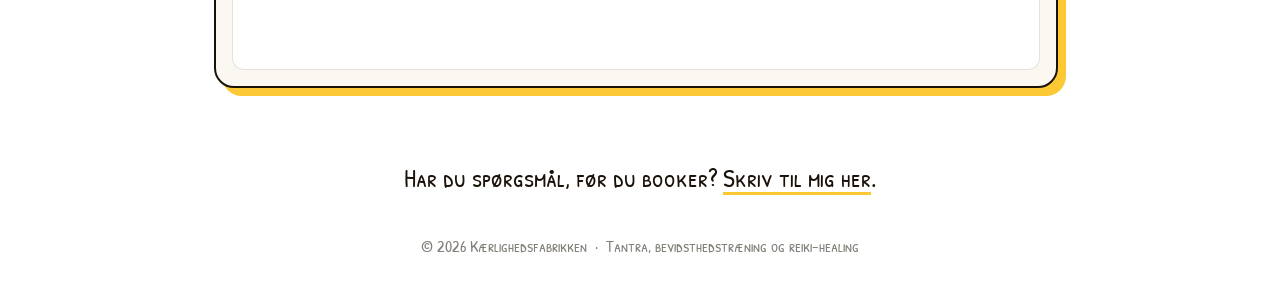
<file: book.html>
<!DOCTYPE html>
<html lang="da">
<head>
  <meta charset="UTF-8" />
  <meta name="viewport" content="width=device-width, initial-scale=1.0" />
  <link rel="icon" href="favicon.svg" type="image/svg+xml" />
  <link rel="apple-touch-icon" href="apple-touch-icon.png" />
  <title>Book tid – tantra, bevidsthedstræning og reiki-healing | Kærlighedsfabrikken</title>
  <meta name="description" content="Book en tid til tantra, bevidsthedstræning eller reiki-healing (700 kr.) på Under Elmene 13, 2300 København S. Se ledige tider på udvalgte aftener." />
  <link rel="canonical" href="https://kaerlighedsfabrikken.dk/book" />
  <meta property="og:url" content="https://kaerlighedsfabrikken.dk/book" />
  <meta property="og:image" content="https://kaerlighedsfabrikken.dk/img/christian-900.jpg" />
  <meta property="og:type" content="website" />
  <meta property="og:locale" content="da_DK" />
  <meta property="og:site_name" content="Kærlighedsfabrikken" />
  <meta property="og:title" content="Book tid – tantra, bevidsthedstræning og reiki-healing" />
  <meta property="og:description" content="Book en tid til tantra, bevidsthedstræning eller reiki-healing (700 kr.) på Under Elmene 13, 2300 København S. Se ledige tider på udvalgte aftener." />
  <link rel="stylesheet" href="book.css" />
  <link rel="stylesheet" href="nav.css" />
  <link href="https://fonts.googleapis.com/css2?family=Patrick+Hand+SC&display=swap" rel="stylesheet" />
</head>
<body>

  <div class="bg"></div>

  <nav class="nav">
    <a href="/" class="nav-logo">Kærlighedsfabrikken</a>
    <ul class="nav-links">
      <li class="has-dropdown">
        <a href="behandlinger" aria-haspopup="true">Behandlinger <span class="caret" aria-hidden="true">▾</span></a>
        <ul class="dropdown">
          <li><a href="behandlinger#tantra">Tantra</a></li>
          <li><a href="behandlinger#bevidsthedstraening">Bevidsthedstræning</a></li>
          <li><a href="behandlinger#reiki">Reiki-healing</a></li>
        </ul>
      </li>
      <li><a href="om">Om mig</a></li>
      <li><a href="anbefalinger">Anbefalinger</a></li>
      <li><a href="kontakt">Kontakt</a></li>
      <li class="local-only"><a href="noter">Noter</a></li>
    </ul>
    <a href="book" class="btn-join">Book tid</a>
    <button class="hamburger" id="hamburger">☰</button>
  </nav>

  <div class="mobile-menu" id="mobileMenu">
    <a href="behandlinger">Behandlinger</a>
    <a href="behandlinger#tantra" class="mobile-sub">Tantra</a>
    <a href="behandlinger#bevidsthedstraening" class="mobile-sub">Bevidsthedstræning</a>
    <a href="behandlinger#reiki" class="mobile-sub">Reiki-healing</a>
    <a href="om">Om mig</a>
    <a href="anbefalinger">Anbefalinger</a>
    <a href="kontakt">Kontakt</a>
    <a href="noter" class="local-only">Noter</a>
    <a href="book" class="mobile-cta">Book tid</a>
  </div>

  <div class="page">

    <main class="main">
      <p class="eyebrow">✦ Tantra · Bevidsthedstræning · Reiki-healing ✦</p>
      <h1>Book en <span class="gold">tid</span></h1>
      <p class="lead">Find en ledig tid i kalenderen. Hver tid er afsat til 1 time. Ønsker du en længere tantrabehandling på op til 2 timer, så book to tider lige efter hinanden.</p>

      <!-- PRISER -->
      <section class="price-list" aria-label="Priser">
        <h2 class="price-title">Priser</h2>
        <dl>
          <div class="price-row">
            <dt>Tantra</dt>
            <dd class="price-time">ca. 45–60 min.</dd>
            <dd class="price-amount">700 kr.</dd>
          </div>
          <div class="price-row">
            <dt>Bevidsthedstræning</dt>
            <dd class="price-time">ca. 45–60 min.</dd>
            <dd class="price-amount">700 kr.</dd>
          </div>
          <div class="price-row">
            <dt>Reiki-healing</dt>
            <dd class="price-time">ca. 45–60 min.</dd>
            <dd class="price-amount">700 kr.</dd>
          </div>
        </dl>
      </section>

      <p class="form-intro">Behandlingerne foregår på udvalgte aftener i min praksis på Under Elmene 13, 5. tv., 2300 København S.</p>

      <!-- KALENDER: Google Kalender-aftaleplanen (adressen står i book.js) -->
      <div class="calendar-frame">
        <p class="calendar-label">Find en ledig tid</p>
        <div class="calendar-box">
          <iframe id="calendarFrame" title="Ledige tider"></iframe>
        </div>
      </div>

      <p class="form-intro">Har du spørgsmål, før du booker? <a href="kontakt">Skriv til mig her</a>.</p>
    </main>

    <footer class="footer">
      <p>© 2026 Kærlighedsfabrikken &nbsp;·&nbsp; Tantra, bevidsthedstræning og reiki-healing</p>
    </footer>

  </div>

  <script src="book.js"></script>
  <script src="nav.js"></script>
</body>
</html>
</file>
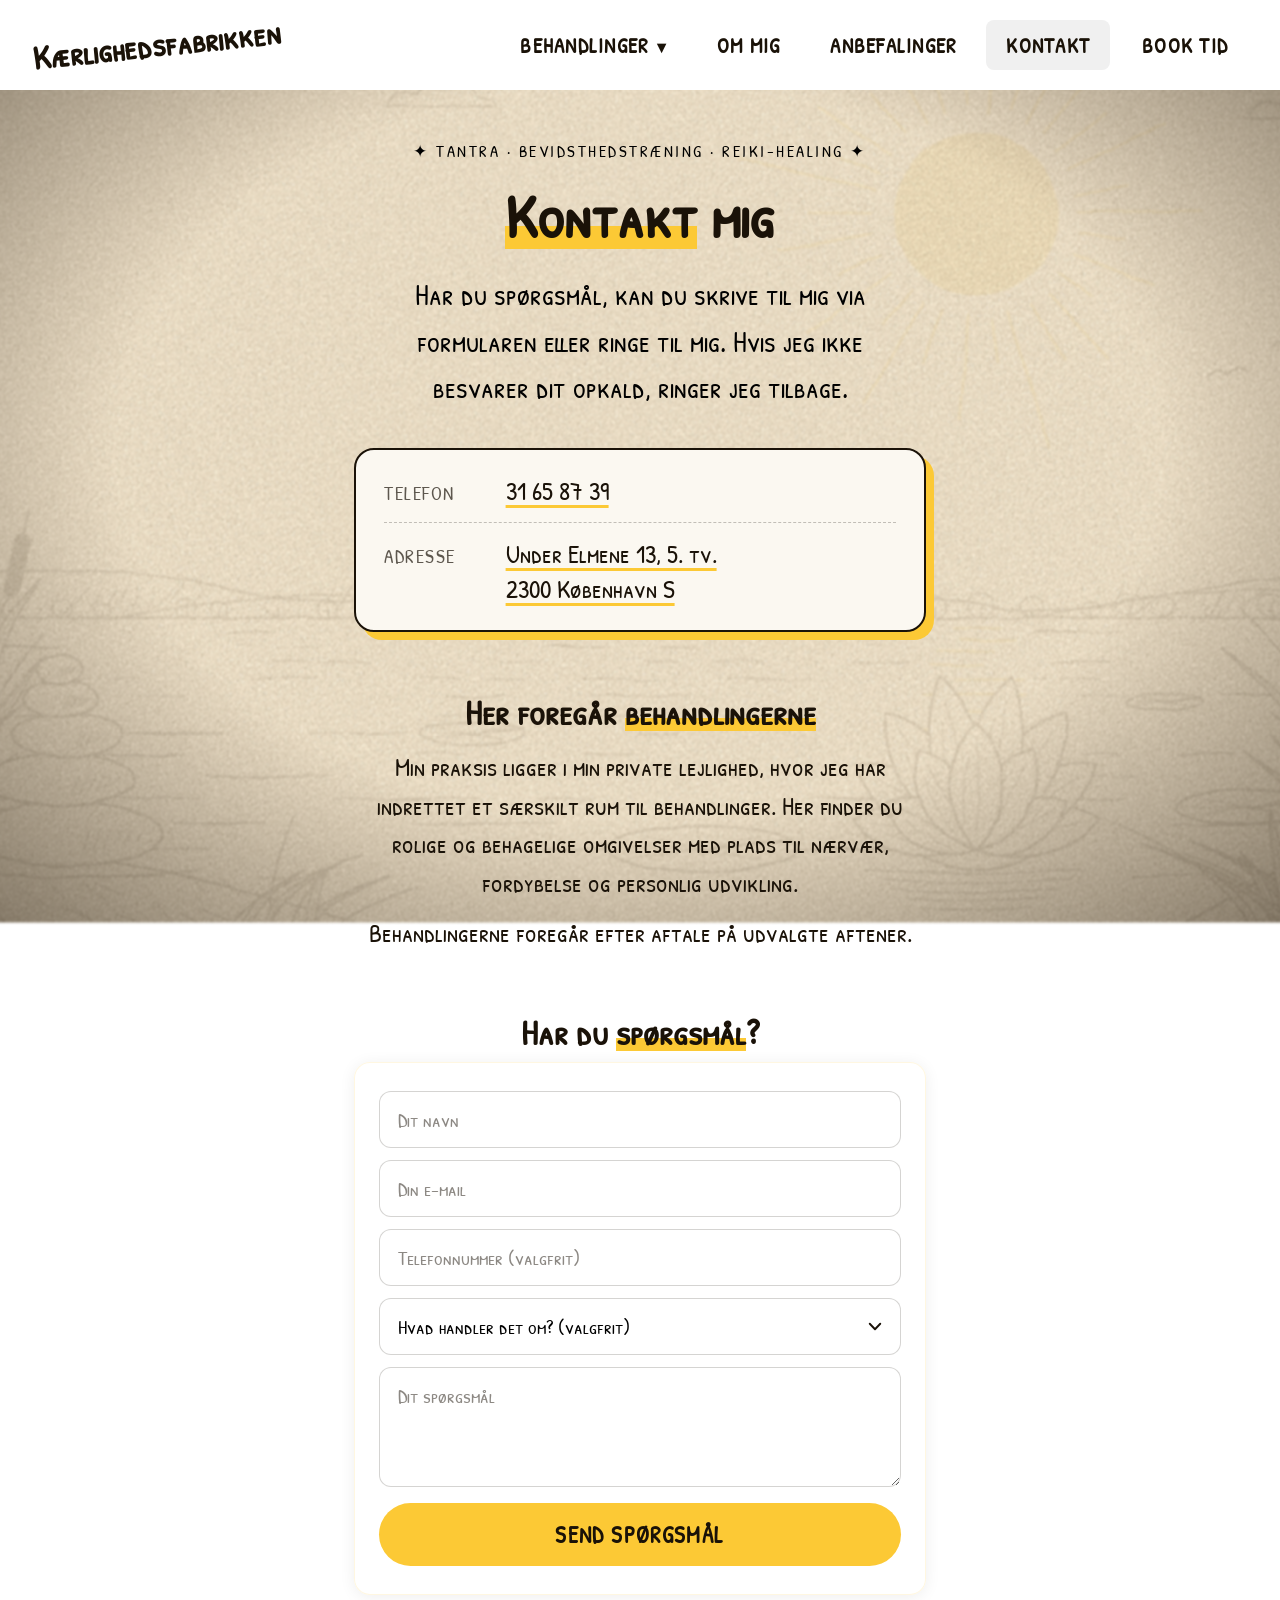
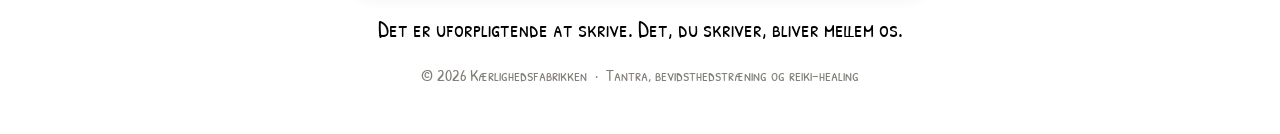
<file: kontakt.html>
<!DOCTYPE html>
<html lang="da">
<head>
  <meta charset="UTF-8" />
  <meta name="viewport" content="width=device-width, initial-scale=1.0" />
  <link rel="icon" href="favicon.svg" type="image/svg+xml" />
  <link rel="apple-touch-icon" href="apple-touch-icon.png" />
  <title>Kontakt – behandler på Amager, København S | Kærlighedsfabrikken</title>
  <meta name="description" content="Kontakt mig om tantra, bevidsthedstræning eller reiki-healing. Ring på 31 65 87 39 eller skriv – praksis på Under Elmene 13, 2300 København S." />
  <link rel="canonical" href="https://kaerlighedsfabrikken.dk/kontakt" />
  <meta property="og:url" content="https://kaerlighedsfabrikken.dk/kontakt" />
  <meta property="og:image" content="https://kaerlighedsfabrikken.dk/img/christian-900.jpg" />
  <meta property="og:type" content="website" />
  <meta property="og:locale" content="da_DK" />
  <meta property="og:site_name" content="Kærlighedsfabrikken" />
  <meta property="og:title" content="Kontakt – behandler på Amager, København S" />
  <meta property="og:description" content="Kontakt mig om tantra, bevidsthedstræning eller reiki-healing. Ring på 31 65 87 39 eller skriv – praksis på Under Elmene 13, 2300 København S." />
  <link rel="stylesheet" href="book.css" />
  <link rel="stylesheet" href="nav.css" />
  <link href="https://fonts.googleapis.com/css2?family=Patrick+Hand+SC&display=swap" rel="stylesheet" />
</head>
<body>

  <div class="bg"></div>

  <nav class="nav">
    <a href="/" class="nav-logo">Kærlighedsfabrikken</a>
    <ul class="nav-links">
      <li class="has-dropdown">
        <a href="behandlinger" aria-haspopup="true">Behandlinger <span class="caret" aria-hidden="true">▾</span></a>
        <ul class="dropdown">
          <li><a href="behandlinger#tantra">Tantra</a></li>
          <li><a href="behandlinger#bevidsthedstraening">Bevidsthedstræning</a></li>
          <li><a href="behandlinger#reiki">Reiki-healing</a></li>
        </ul>
      </li>
      <li><a href="om">Om mig</a></li>
      <li><a href="anbefalinger">Anbefalinger</a></li>
      <li><a href="kontakt" class="active">Kontakt</a></li>
      <li class="local-only"><a href="noter">Noter</a></li>
    </ul>
    <a href="book" class="btn-join">Book tid</a>
    <button class="hamburger" id="hamburger">☰</button>
  </nav>

  <div class="mobile-menu" id="mobileMenu">
    <a href="behandlinger">Behandlinger</a>
    <a href="behandlinger#tantra" class="mobile-sub">Tantra</a>
    <a href="behandlinger#bevidsthedstraening" class="mobile-sub">Bevidsthedstræning</a>
    <a href="behandlinger#reiki" class="mobile-sub">Reiki-healing</a>
    <a href="om">Om mig</a>
    <a href="anbefalinger">Anbefalinger</a>
    <a href="kontakt">Kontakt</a>
    <a href="noter" class="local-only">Noter</a>
    <a href="book" class="mobile-cta">Book tid</a>
  </div>

  <div class="page">

    <main class="main">
      <p class="eyebrow">✦ Tantra · Bevidsthedstræning · Reiki-healing ✦</p>
      <h1><span class="gold">Kontakt</span> mig</h1>
      <p class="lead">Har du spørgsmål, kan du skrive til mig via formularen eller ringe til mig. Hvis jeg ikke besvarer dit opkald, ringer jeg tilbage.</p>

      <div class="contact-info">
        <!-- Nummeret står ikke her i koden: kontakt.js sætter det sammen, så spam-robotter ikke finder det -->
        <p class="contact-row" id="contactPhone" hidden>
          <span class="contact-label">Telefon</span>
          <a class="contact-value" id="phoneLink"></a>
        </p>
        <p class="contact-row">
          <span class="contact-label">Adresse</span>
          <a class="contact-value" href="https://www.google.com/maps/search/?api=1&amp;query=Under+Elmene+13,+2300+K%C3%B8benhavn+S" target="_blank" rel="noopener">Under Elmene 13, 5. tv.<br />2300 København S</a>
        </p>
      </div>

      <section class="place">
        <h2 class="form-title">Her foregår <span class="gold">behandlingerne</span></h2>
        <p>Min praksis ligger i min private lejlighed, hvor jeg har indrettet et særskilt rum til behandlinger. Her finder du rolige og behagelige omgivelser med plads til nærvær, fordybelse og personlig udvikling.</p>
        <p>Behandlingerne foregår efter aftale på udvalgte aftener.</p>
      </section>

      <h2 class="form-title" id="spoergsmaal">Har du <span class="gold">spørgsmål</span>?</h2>

      <!-- Sendes til min Gmail via Google Apps Script (se kontakt.js og google-apps-script.js) -->
      <form class="form" id="contactForm">
        <input type="text" name="name" placeholder="Dit navn" autocomplete="name" required />
        <input type="email" name="email" placeholder="Din e-mail" autocomplete="email" required />
        <input type="tel" name="phone" placeholder="Telefonnummer (valgfrit)" autocomplete="tel" />
        <select name="treatment" aria-label="Hvad handler dit spørgsmål om?">
          <option value="">Hvad handler det om? (valgfrit)</option>
          <option>Tantra</option>
          <option>Bevidsthedstræning</option>
          <option>Reiki-healing</option>
          <option>Noget andet</option>
        </select>
        <textarea name="message" placeholder="Dit spørgsmål" required></textarea>
        <!-- Fælde til spam-robotter: skjult felt, som mennesker ikke udfylder -->
        <input type="text" name="_honey" class="honey" tabindex="-1" autocomplete="off" aria-hidden="true" />
        <button type="submit">Send spørgsmål</button>
      </form>

      <p class="disclaimer">Det er uforpligtende at skrive. Det, du skriver, bliver mellem os.</p>
    </main>

    <footer class="footer">
      <p>© 2026 Kærlighedsfabrikken &nbsp;·&nbsp; Tantra, bevidsthedstræning og reiki-healing</p>
    </footer>

  </div>

  <script src="kontakt.js"></script>
  <script src="nav.js"></script>
</body>
</html>
</file>
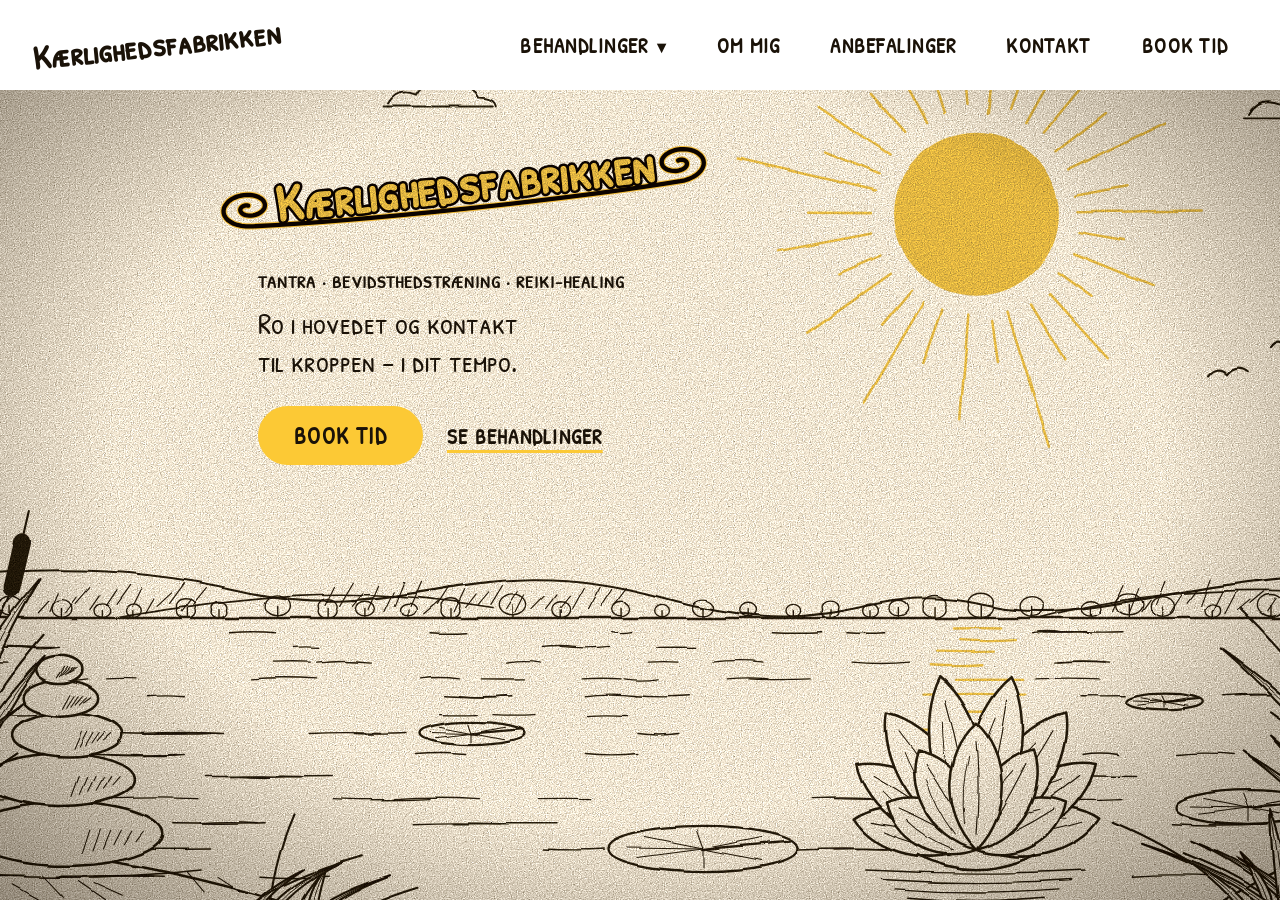
<file: noter.html>
<!DOCTYPE html>
<html lang="da">
<head>
  <meta charset="UTF-8" />
  <meta name="viewport" content="width=device-width, initial-scale=1.0" />
  <link rel="icon" href="favicon.svg" type="image/svg+xml" />
  <link rel="apple-touch-icon" href="apple-touch-icon.png" />
  <title>Kærlighedsfabrikken – Noter</title>
  <meta name="robots" content="noindex" />
  <script>
    // Noter-siden vises kun lokalt (localhost eller åbnet direkte som fil)
    if (!['localhost', '127.0.0.1', '[::1]', ''].includes(location.hostname)) location.replace('index.html');
  </script>
  <link rel="stylesheet" href="noter.css" />
  <link rel="stylesheet" href="nav.css" />
  <link href="https://fonts.googleapis.com/css2?family=Cormorant+Garant:ital,wght@0,400;0,600;0,700;0,800;1,400;1,600&family=Caveat:wght@400;600&family=Inter:wght@300;400;500;600;700&family=Patrick+Hand+SC&display=swap" rel="stylesheet" />
</head>
<body>

  <div class="bg"></div>

  <nav class="nav">
    <a href="/" class="nav-logo">Kærlighedsfabrikken</a>
    <ul class="nav-links">
      <li class="has-dropdown">
        <a href="behandlinger" aria-haspopup="true">Behandlinger <span class="caret" aria-hidden="true">▾</span></a>
        <ul class="dropdown">
          <li><a href="behandlinger#tantra">Tantra</a></li>
          <li><a href="behandlinger#bevidsthedstraening">Bevidsthedstræning</a></li>
          <li><a href="behandlinger#reiki">Reiki-healing</a></li>
        </ul>
      </li>
      <li><a href="om">Om mig</a></li>
      <li><a href="anbefalinger">Anbefalinger</a></li>
      <li><a href="kontakt">Kontakt</a></li>
      <li class="local-only"><a href="noter" class="active">Noter</a></li>
    </ul>
    <a href="book" class="btn-join">Book tid</a>
    <button class="hamburger" id="hamburger">☰</button>
  </nav>

  <div class="mobile-menu" id="mobileMenu">
    <a href="behandlinger">Behandlinger</a>
    <a href="behandlinger#tantra" class="mobile-sub">Tantra</a>
    <a href="behandlinger#bevidsthedstraening" class="mobile-sub">Bevidsthedstræning</a>
    <a href="behandlinger#reiki" class="mobile-sub">Reiki-healing</a>
    <a href="om">Om mig</a>
    <a href="anbefalinger">Anbefalinger</a>
    <a href="kontakt">Kontakt</a>
    <a href="noter" class="local-only">Noter</a>
    <a href="book" class="mobile-cta">Book tid</a>
  </div>

  <main class="main">
    <h1>Noter</h1>
    <p class="subtitle">Mine noter til siden – hver note får datoen for, hvornår den er skrevet. Træk i ⠿ for at prioritere.</p>

    <form class="note-form" id="noteForm">
      <textarea id="noteText" placeholder="Skriv en ny note..." required></textarea>
      <button type="submit">Tilføj note</button>
    </form>

    <div class="notes" id="noteList">
      <article class="note" data-id="2026-10-12-tekster">
        <p class="note-date">12. oktober 2026</p>
        <p class="note-text">Alle tekster er et første udkast – læs dem igennem og ret, så de passer til mig og min måde at arbejde på.</p>
      </article>
      <article class="note" data-id="2026-10-12-priser">
        <p class="note-date">12. oktober 2026</p>
        <p class="note-text">Mangler: priser, varighed og adresse på behandlingerne.</p>
      </article>
      <article class="note" data-id="2026-10-12-booking">
        <p class="note-date">12. oktober 2026</p>
        <p class="note-text">Booking: alle tre behandlinger bruger samme Google-aftaleplan på 1 time (dobbelttid til tantra = book to tider i træk) (gratis konto = kun én plan). Spørgsmål-siden: læg google-apps-script.js ind på script.google.com, implementér som webapp og sæt URL'en ind i kontakt.js. (FormSubmit blev blokeret af TDC Erhvervs internetfilter.)</p>
      </article>
      <article class="note" data-id="2026-10-12-tegning">
        <p class="note-date">12. oktober 2026</p>
        <p class="note-text">Baggrundstegningen (hero.svg) er en midlertidig tegning. Skift den evt. ud med en håndtegnet i samme stil som SpiriDrinks.</p>
      </article>
    </div>
  </main>

  <script src="noter.js"></script>
  <script src="nav.js"></script>
</body>
</html>
</file>
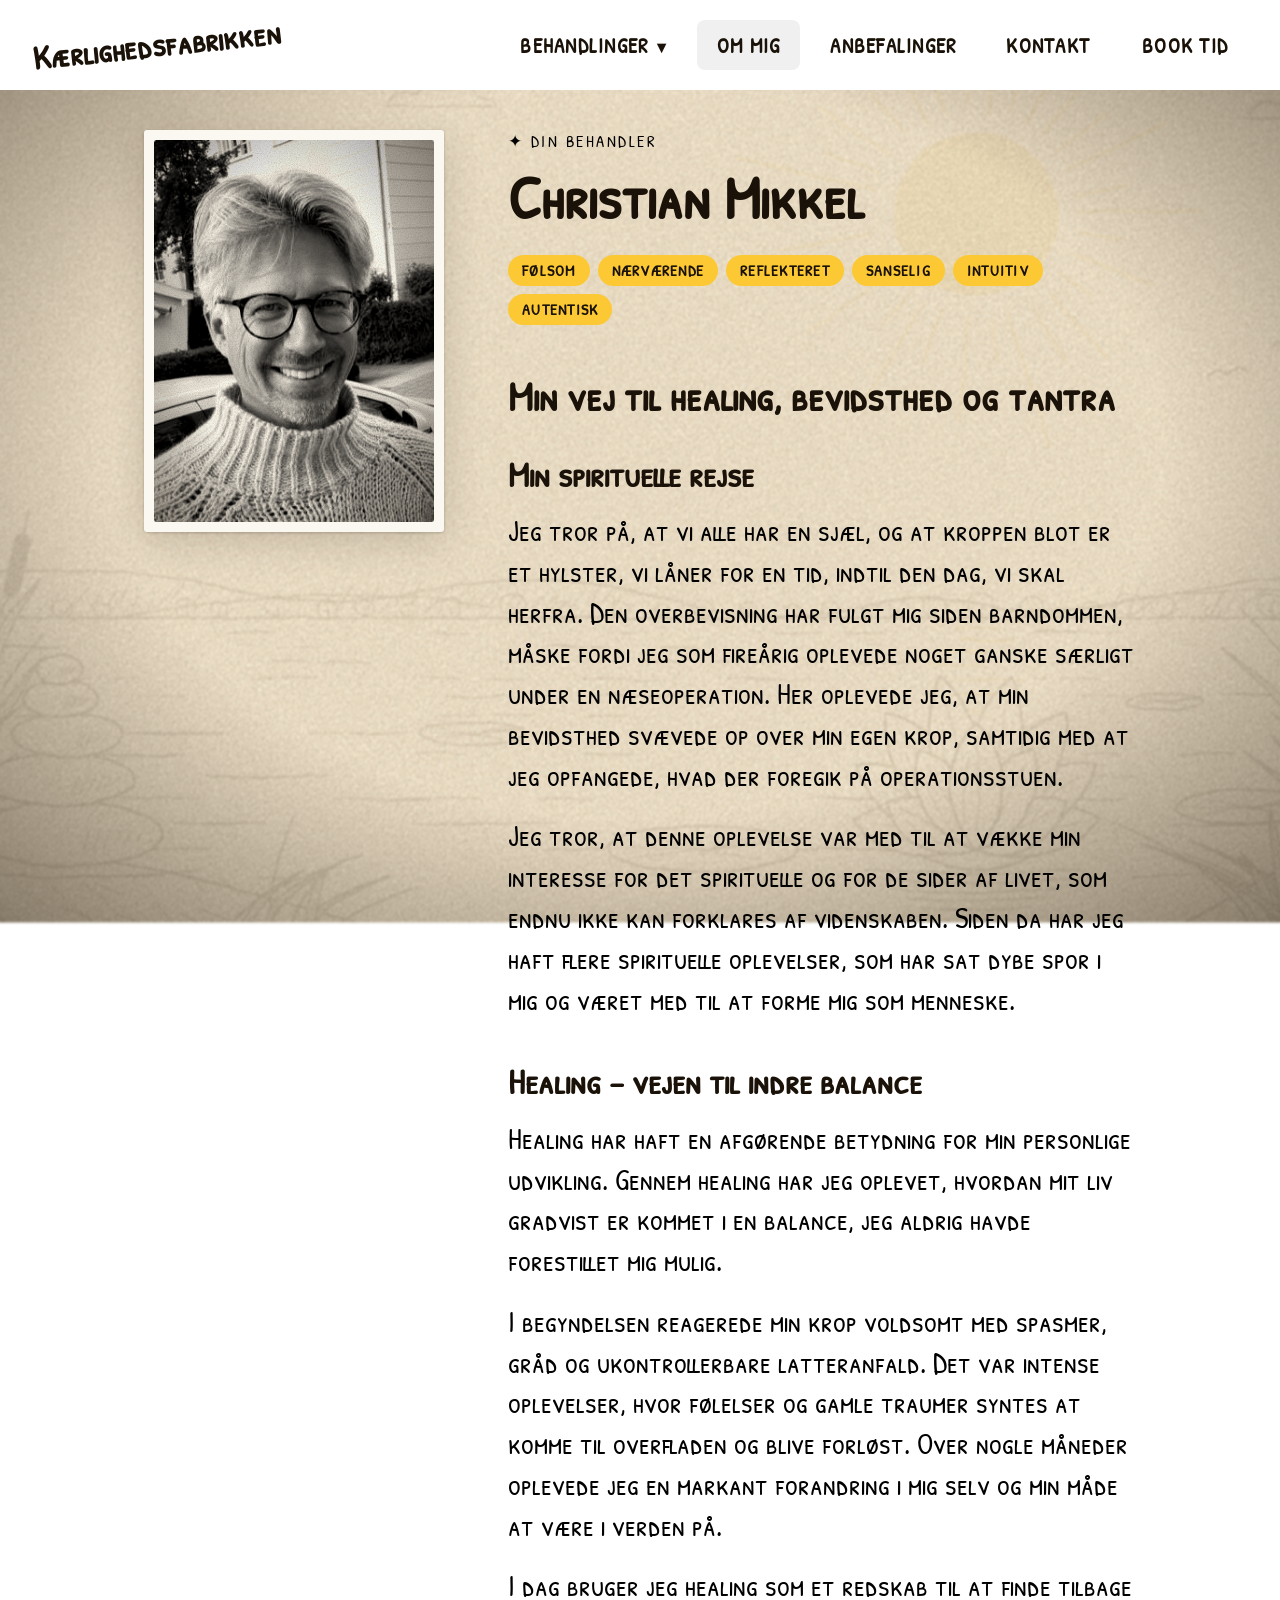
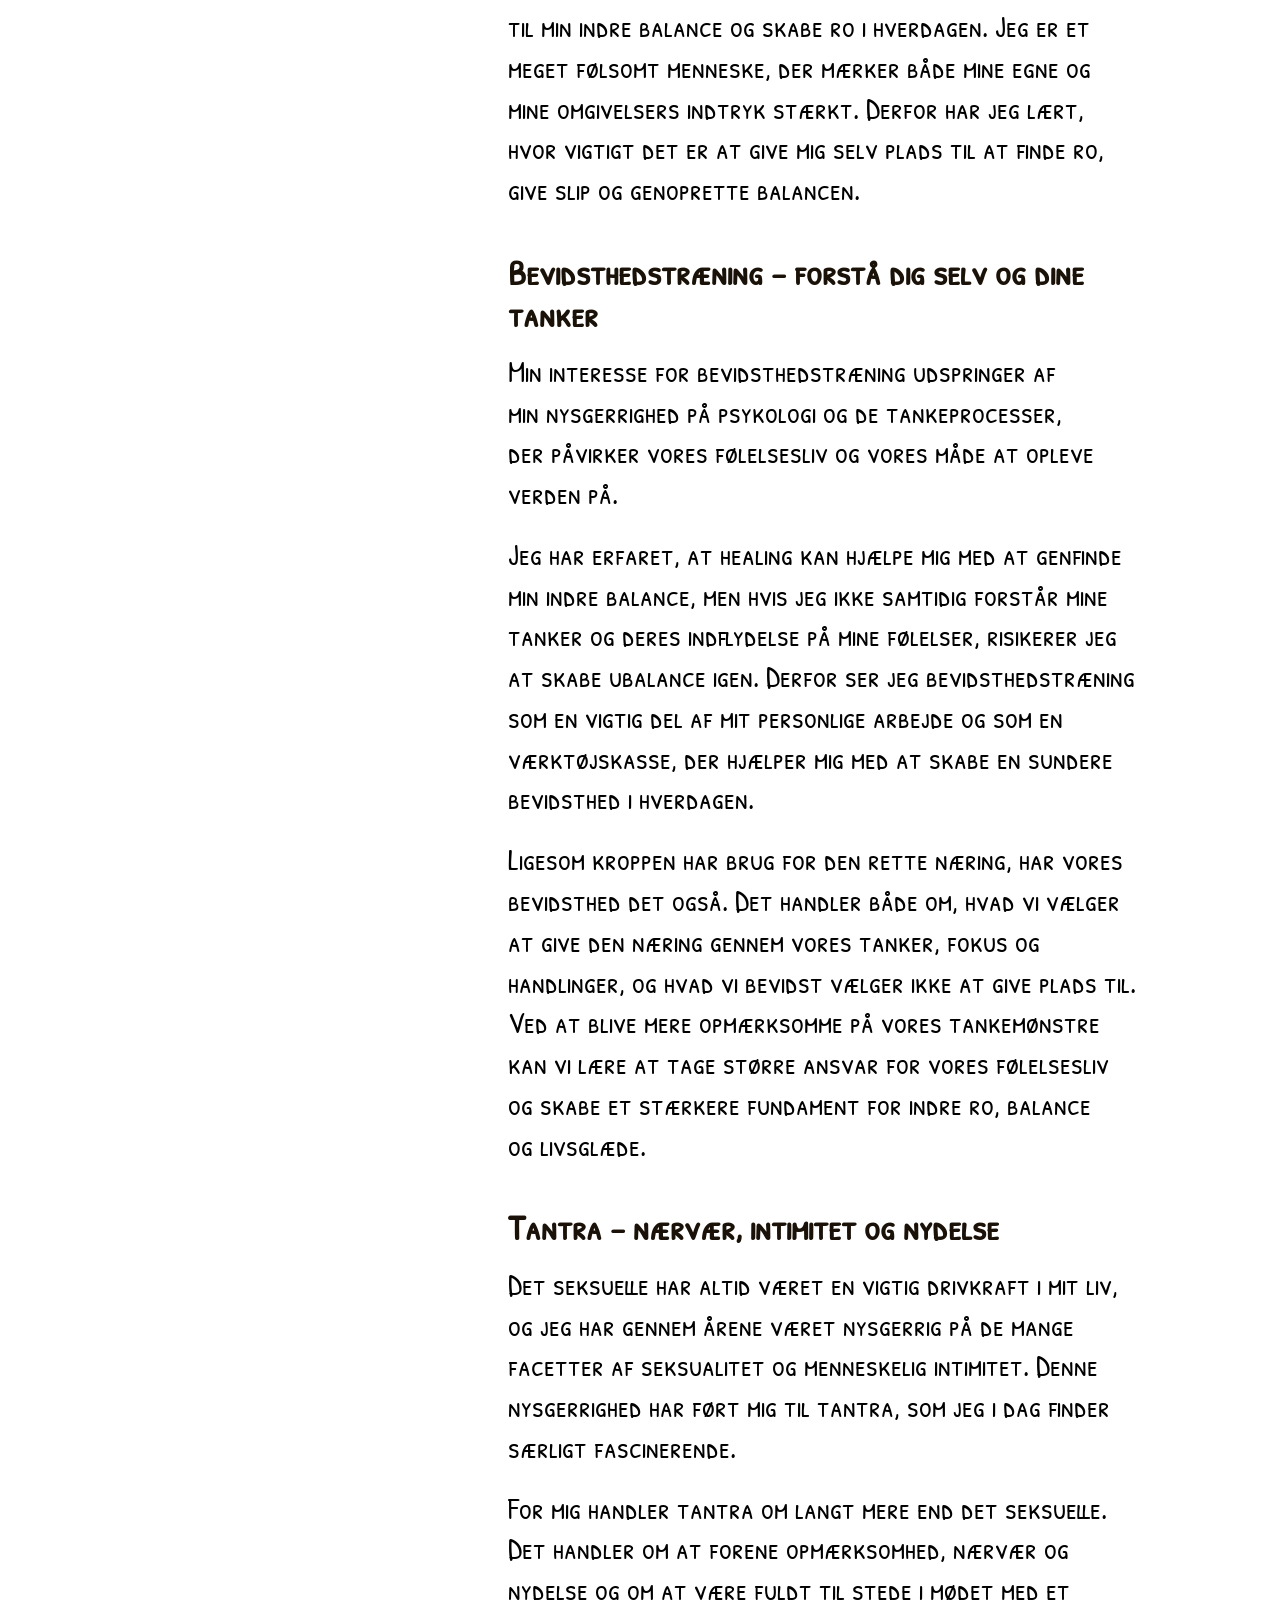
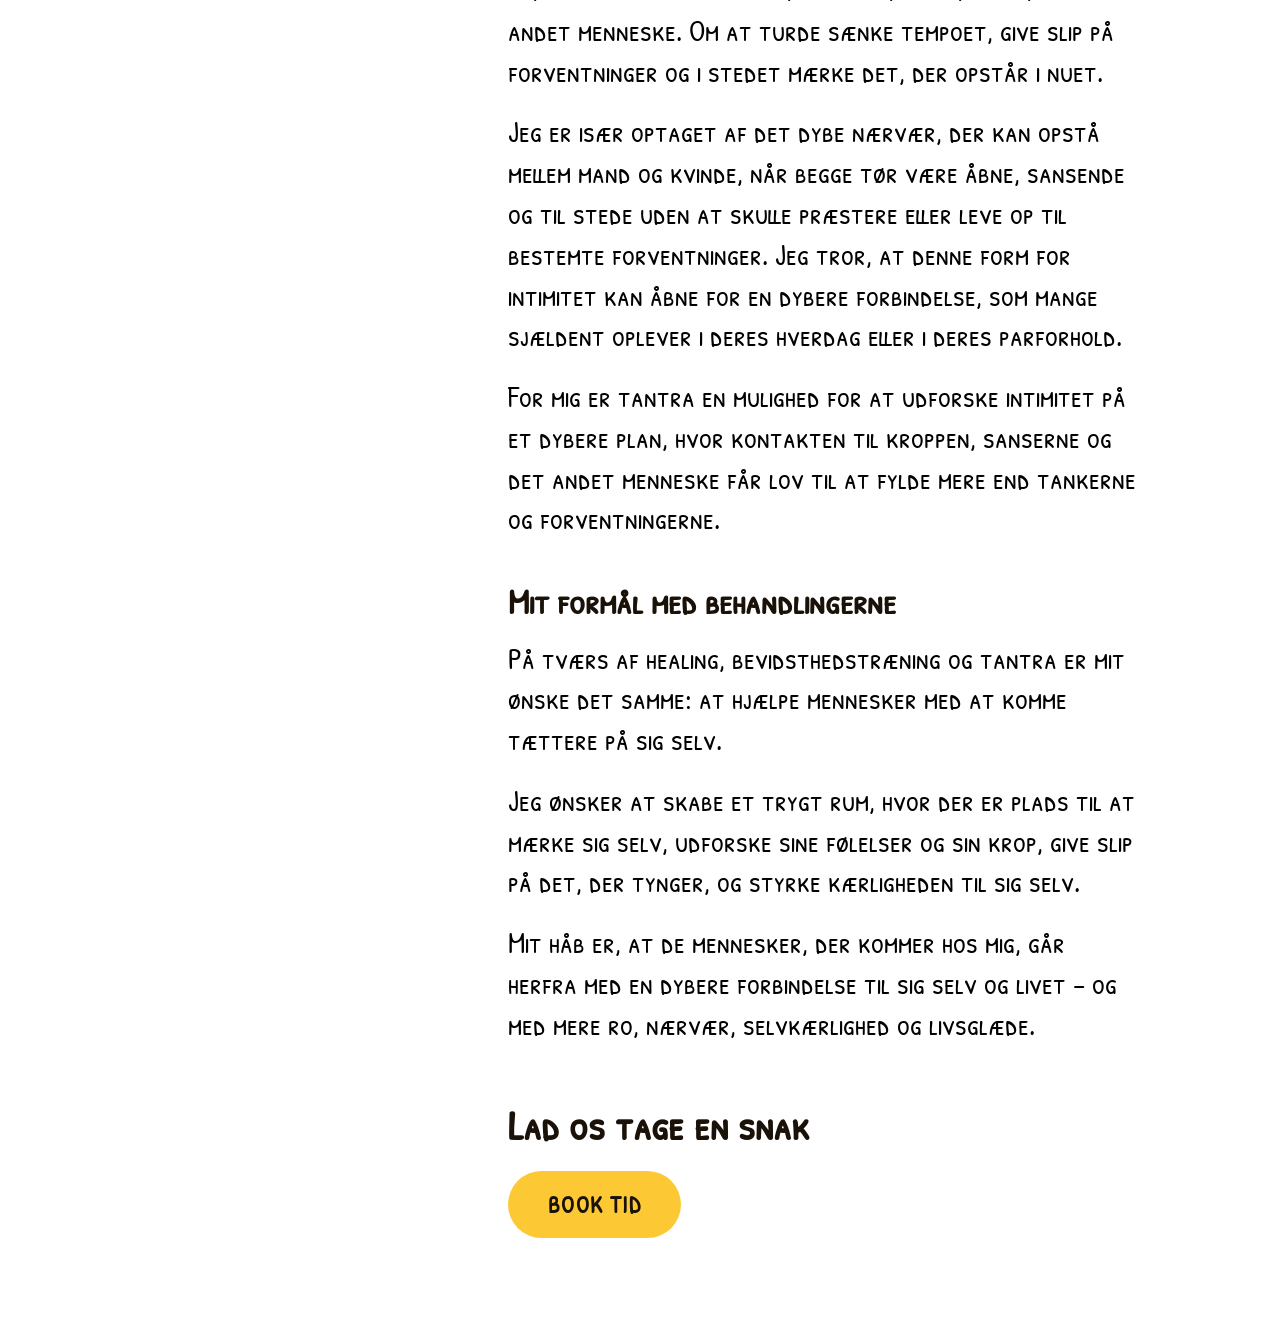
<file: om.html>
<!DOCTYPE html>
<html lang="da">
<head>
  <meta charset="UTF-8" />
  <meta name="viewport" content="width=device-width, initial-scale=1.0" />
  <link rel="icon" href="favicon.svg" type="image/svg+xml" />
  <link rel="apple-touch-icon" href="apple-touch-icon.png" />
  <title>Om Christian Mikkel – behandler i København S | Kærlighedsfabrikken</title>
  <meta name="description" content="Mød Christian Mikkel og hans vej til healing, bevidsthedstræning og tantra – og hans ønske om at hjælpe mennesker tættere på sig selv. Amager, København S." />
  <link rel="canonical" href="https://kaerlighedsfabrikken.dk/om" />
  <meta property="og:url" content="https://kaerlighedsfabrikken.dk/om" />
  <meta property="og:image" content="https://kaerlighedsfabrikken.dk/img/christian-900.jpg" />
  <meta property="og:type" content="website" />
  <meta property="og:locale" content="da_DK" />
  <meta property="og:site_name" content="Kærlighedsfabrikken" />
  <meta property="og:title" content="Om Christian Mikkel – behandler i København S" />
  <meta property="og:description" content="Mød Christian Mikkel og hans vej til healing, bevidsthedstræning og tantra – og hans ønske om at hjælpe mennesker tættere på sig selv. Amager, København S." />
  <link rel="stylesheet" href="om.css" />
  <link rel="stylesheet" href="nav.css" />
  <link href="https://fonts.googleapis.com/css2?family=Patrick+Hand+SC&display=swap" rel="stylesheet" />
</head>
<body>

  <div class="bg"></div>

  <nav class="nav">
    <a href="/" class="nav-logo">Kærlighedsfabrikken</a>
    <ul class="nav-links">
      <li class="has-dropdown">
        <a href="behandlinger" aria-haspopup="true">Behandlinger <span class="caret" aria-hidden="true">▾</span></a>
        <ul class="dropdown">
          <li><a href="behandlinger#tantra">Tantra</a></li>
          <li><a href="behandlinger#bevidsthedstraening">Bevidsthedstræning</a></li>
          <li><a href="behandlinger#reiki">Reiki-healing</a></li>
        </ul>
      </li>
      <li><a href="om" class="active">Om mig</a></li>
      <li><a href="anbefalinger">Anbefalinger</a></li>
      <li><a href="kontakt">Kontakt</a></li>
      <li class="local-only"><a href="noter">Noter</a></li>
    </ul>
    <a href="book" class="btn-join">Book tid</a>
    <button class="hamburger" id="hamburger">☰</button>
  </nav>

  <div class="mobile-menu" id="mobileMenu">
    <a href="behandlinger">Behandlinger</a>
    <a href="behandlinger#tantra" class="mobile-sub">Tantra</a>
    <a href="behandlinger#bevidsthedstraening" class="mobile-sub">Bevidsthedstræning</a>
    <a href="behandlinger#reiki" class="mobile-sub">Reiki-healing</a>
    <a href="om">Om mig</a>
    <a href="anbefalinger">Anbefalinger</a>
    <a href="kontakt">Kontakt</a>
    <a href="noter" class="local-only">Noter</a>
    <a href="book" class="mobile-cta">Book tid</a>
  </div>

  <main class="main">

    <div class="profile">
      <div class="photo-wrap">
        <!-- Browseren vælger selv den mindste JPEG, der er skarp nok. Billedet vises
             280 px bredt på computer og 200 px på mobil (op til 3x til skarpe skærme). -->
        <img src="img/christian-600.jpg"
             srcset="img/christian-300.jpg 300w, img/christian-600.jpg 600w, img/christian-900.jpg 900w"
             sizes="(max-width: 860px) 200px, 280px"
             width="900" height="1228"
             alt="Christian Mikkel, behandler i tantra, bevidsthedstræning og reiki-healing"
             class="photo" fetchpriority="high" decoding="async"
             onerror="this.style.display='none';this.nextElementSibling.style.display='flex'" />
        <div class="photo-placeholder">CM</div>
      </div>

      <div class="profile-text">
        <p class="eyebrow">✦ Din behandler</p>
        <h1>Christian Mikkel</h1>

        <div class="tags">
          <span>Følsom</span>
          <span>Nærværende</span>
          <span>Reflekteret</span>
          <span>Sanselig</span>
          <span>Intuitiv</span>
          <span>Autentisk</span>
        </div>

        <h2 class="story-title">Min vej til healing, bevidsthed og tantra</h2>

        <div class="story-block">
          <h3>Min spirituelle rejse</h3>
          <p>Jeg tror på, at vi alle har en sjæl, og at kroppen blot er et hylster, vi låner for en tid, indtil den dag, vi skal herfra. Den overbevisning har fulgt mig siden barndommen, måske fordi jeg som fireårig oplevede noget ganske særligt under en næseoperation. Her oplevede jeg, at min bevidsthed svævede op over min egen krop, samtidig med at jeg opfangede, hvad der foregik på operationsstuen.</p>
          <p>Jeg tror, at denne oplevelse var med til at vække min interesse for det spirituelle og for de sider af livet, som endnu ikke kan forklares af videnskaben. Siden da har jeg haft flere spirituelle oplevelser, som har sat dybe spor i mig og været med til at forme mig som menneske.</p>
        </div>

        <div class="story-block">
          <h3>Healing – vejen til indre balance</h3>
          <p>Healing har haft en afgørende betydning for min personlige udvikling. Gennem healing har jeg oplevet, hvordan mit liv gradvist er kommet i en balance, jeg aldrig havde forestillet mig mulig.</p>
          <p>I begyndelsen reagerede min krop voldsomt med spasmer, gråd og ukontrollerbare latteranfald. Det var intense oplevelser, hvor følelser og gamle traumer syntes at komme til overfladen og blive forløst. Over nogle måneder oplevede jeg en markant forandring i mig selv og min måde at være i verden på.</p>
          <p>I dag bruger jeg healing som et redskab til at finde tilbage til min indre balance og skabe ro i hverdagen. Jeg er et meget følsomt menneske, der mærker både mine egne og mine omgivelsers indtryk stærkt. Derfor har jeg lært, hvor vigtigt det er at give mig selv plads til at finde ro, give slip og genoprette balancen.</p>
        </div>

        <div class="story-block">
          <h3>Bevidsthedstræning – forstå dig selv og dine tanker</h3>
          <p>Min interesse for bevidsthedstræning udspringer af min nysgerrighed på psykologi og de tankeprocesser, der påvirker vores følelsesliv og vores måde at opleve verden på.</p>
          <p>Jeg har erfaret, at healing kan hjælpe mig med at genfinde min indre balance, men hvis jeg ikke samtidig forstår mine tanker og deres indflydelse på mine følelser, risikerer jeg at skabe ubalance igen. Derfor ser jeg bevidsthedstræning som en vigtig del af mit personlige arbejde og som en værktøjskasse, der hjælper mig med at skabe en sundere bevidsthed i hverdagen.</p>
          <p>Ligesom kroppen har brug for den rette næring, har vores bevidsthed det også. Det handler både om, hvad vi vælger at give den næring gennem vores tanker, fokus og handlinger, og hvad vi bevidst vælger ikke at give plads til. Ved at blive mere opmærksomme på vores tankemønstre kan vi lære at tage større ansvar for vores følelsesliv og skabe et stærkere fundament for indre ro, balance og livsglæde.</p>
        </div>

        <div class="story-block">
          <h3>Tantra – nærvær, intimitet og nydelse</h3>
          <p>Det seksuelle har altid været en vigtig drivkraft i mit liv, og jeg har gennem årene været nysgerrig på de mange facetter af seksualitet og menneskelig intimitet. Denne nysgerrighed har ført mig til tantra, som jeg i dag finder særligt fascinerende.</p>
          <p>For mig handler tantra om langt mere end det seksuelle. Det handler om at forene opmærksomhed, nærvær og nydelse og om at være fuldt til stede i mødet med et andet menneske. Om at turde sænke tempoet, give slip på forventninger og i stedet mærke det, der opstår i nuet.</p>
          <p>Jeg er især optaget af det dybe nærvær, der kan opstå mellem mand og kvinde, når begge tør være åbne, sansende og til stede uden at skulle præstere eller leve op til bestemte forventninger. Jeg tror, at denne form for intimitet kan åbne for en dybere forbindelse, som mange sjældent oplever i deres hverdag eller i deres parforhold.</p>
          <p>For mig er tantra en mulighed for at udforske intimitet på et dybere plan, hvor kontakten til kroppen, sanserne og det andet menneske får lov til at fylde mere end tankerne og forventningerne.</p>
        </div>

        <div class="story-block">
          <h3>Mit formål med behandlingerne</h3>
          <p>På tværs af healing, bevidsthedstræning og tantra er mit ønske det samme: at hjælpe mennesker med at komme tættere på sig selv.</p>
          <p>Jeg ønsker at skabe et trygt rum, hvor der er plads til at mærke sig selv, udforske sine følelser og sin krop, give slip på det, der tynger, og styrke kærligheden til sig selv.</p>
          <p>Mit håb er, at de mennesker, der kommer hos mig, går herfra med en dybere forbindelse til sig selv og livet – og med mere ro, nærvær, selvkærlighed og livsglæde.</p>
        </div>

        <div class="cta-block">
          <p class="caveat-cta">Lad os tage en snak</p>
          <a href="book" class="btn-cta">Book tid</a>
        </div>
      </div>
    </div>

  </main>

  <script src="nav.js"></script>
</body>
</html>
</file>
<file: index.css>
*, *::before, *::after { box-sizing: border-box; margin: 0; padding: 0; }

:root {
  --gold: #fcc935;
  --gold-dark: #e8b020;
  --dark: #1a1208;
}

html, body {
  height: 100%;
  overflow: hidden;
}

body {
  font-family: 'Patrick Hand SC', cursive;
  color: var(--dark);
}

.bg {
  position: fixed;
  inset: 0;
  background: url('hero.svg') center top / cover no-repeat;
  z-index: 0;
  transform: scale(1.05);
  filter: var(--photo-filter);
}
.bg::after {
  content: '';
  position: absolute;
  inset: 0;
  background: var(--photo-vignette), var(--photo-grain);
}

/* BRANDING */
.branding {
  position: fixed;
  left: calc(18px + 70px + 70px + 100px);
  top: calc(22px + 70px + 60px);
  z-index: 5;
  pointer-events: none;
  right: 24px;
}

.brand-text {
  font-family: 'Patrick Hand SC', cursive;
  font-size: clamp(1.92rem, 4vw, 3.7rem);
  font-weight: 600;
  line-height: 1;
  transform: rotate(-6deg);
  display: inline-block;
  padding: 0.12em 0.32em 0.16em;
  position: relative;
  filter: var(--photo-filter);
}
/* Sort kant om de gule bogstaver: en sort kopi af ordet ligger bagved */
.brand-word {
  position: relative;
  z-index: 1;
  display: inline-block;
  white-space: nowrap;
}
.brand-word::before {
  content: attr(data-text);
  position: absolute;
  left: 0;
  top: 0;
  color: var(--dark);
  -webkit-text-stroke: 0.1em var(--dark);
  stroke-linejoin: round;
}
.brand-fill {
  /* Gul med samme filmkorn som solen i tegningen */
  color: var(--gold);
  background: var(--photo-grain), var(--gold);
  -webkit-background-clip: text;
  background-clip: text;
  -webkit-text-fill-color: transparent;
  position: relative;
}

/* Fartstreg: en spiral i hver ende, forbundet af en bue under logoet.
   Samme stregtykkelse og runde ender som bogstaverne */
.brand-swoosh {
  position: absolute;
  left: -11%;
  top: -10%;
  width: 124%;
  height: 118%;
  overflow: visible;
  fill: none;
  stroke: var(--dark);
  stroke-width: 0.085em;
  stroke-linecap: round;
  stroke-linejoin: round;
  pointer-events: none;
}
.brand-swoosh path { vector-effect: non-scaling-stroke; }
/* Tynd gul kant om stregen: en lidt bredere gul streg bagved */
.brand-swoosh .swoosh-edge {
  stroke: #d9a62a;
  stroke-width: 0.125em;
}

/* INTRO UNDER LOGOET */
.hero-intro {
  margin-top: clamp(28px, 4vw, 52px);
  pointer-events: auto;
}

.hero-tagline {
  font-size: clamp(1rem, 1.4vw, 1.4rem);
  font-weight: 700;
  letter-spacing: 0.06em;
  text-transform: uppercase;
  margin-bottom: 10px;
}

.hero-lead {
  font-size: clamp(1.43rem, 2.3vw, 2.08rem);
  line-height: 1.3;
  max-width: 17em;
  margin-bottom: 26px;
  text-wrap: balance;
}

.hero-actions {
  display: flex;
  flex-wrap: wrap;
  align-items: center;
  gap: 14px 24px;
}

.btn-cta {
  display: inline-block;
  background: var(--gold);
  color: var(--dark);
  font-size: 1.43rem;
  font-weight: 700;
  letter-spacing: 0.06em;
  text-transform: uppercase;
  text-decoration: none;
  padding: 14px 36px;
  border-radius: 50px;
  transition: background 0.2s, transform 0.15s;
}
.btn-cta:hover { background: #fdd55e; transform: translateY(-2px); }

.hero-link {
  color: var(--dark);
  font-size: 1.3rem;
  font-weight: 700;
  letter-spacing: 0.06em;
  text-transform: uppercase;
  text-decoration: underline;
  text-decoration-color: var(--gold);
  text-decoration-thickness: 3px;
  text-underline-offset: 6px;
}
.hero-link:hover { text-decoration-color: var(--dark); }

@media (max-width: 900px) {
  /* Vis venstre side af tegningen, så teksten ikke står oven på solen */
  .bg { background-position: 8% top; }
  .branding { left: 48px; top: 116px; }
  .brand-text { font-size: clamp(1.54rem, 6.4vw, 2.56rem); }
}

/* Højformat (telefon): egen tegning, hvor solen står midt i billedet under teksten */
@media (max-aspect-ratio: 4/5) {
  .bg { background-image: url('hero-mobile.svg'); background-position: center top; }
}

@media (max-width: 480px) {
  .branding { left: 40px; top: 108px; }
  .brand-text { font-size: clamp(1.28rem, 7.68vw, 1.92rem); }
  .hero-tagline { font-size: 0.95rem; letter-spacing: 0.04em; }
  .hero-lead { margin-bottom: 18px; }
  .hero-actions { gap: 12px 18px; }
  .btn-cta { font-size: 1.2rem; padding: 11px 24px; }
  .hero-link { font-size: 1.1rem; }
}

/* Tekst kun til Google og skærmlæsere – vises ikke */
.sr-only {
  position: absolute;
  width: 1px;
  height: 1px;
  overflow: hidden;
  clip-path: inset(50%);
  white-space: nowrap;
}
</file>
<file: nav.css>
/* Fælles menu og baggrundsfilter – bruges på alle sider */

/* Analogt foto-look til baggrundsbilledet: filmkorn og mørke hjørner */
:root {
  --photo-filter: sepia(0.2) contrast(1.15) brightness(1.04);
  --photo-vignette: radial-gradient(ellipse at center, rgba(0,0,0,0) 55%, rgba(20,12,4,0.45) 100%);
  --photo-grain: url("data:image/svg+xml,%3Csvg xmlns='http://www.w3.org/2000/svg' width='300' height='300'%3E%3Cfilter id='n'%3E%3CfeTurbulence type='fractalNoise' baseFrequency='0.9' numOctaves='2' stitchTiles='stitch'/%3E%3CfeColorMatrix type='matrix' values='0 0 0 0 0.1  0 0 0 0 0.07  0 0 0 0 0.03  0.5 0.5 0.5 0 -0.45'/%3E%3C/filter%3E%3Crect width='100%25' height='100%25' filter='url(%23n)'/%3E%3C/svg%3E");
}

/* NAV */
.nav {
  position: fixed;
  top: 0; left: 0; right: 0;
  z-index: 100;
  display: flex;
  align-items: center;
  gap: 12px;
  padding: 20px 32px;
}

.nav::before {
  content: '';
  position: absolute;
  inset: 0;
  background: #ffffff;
  z-index: -1;
  pointer-events: none;
}

.nav-logo {
  font-family: 'Patrick Hand SC', cursive;
  font-size: 2.08rem;
  font-weight: 700;
  color: #1a1208;
  text-decoration: none;
  margin-right: auto;
  line-height: 1;
  transform: rotate(-6deg);
  display: inline-block;
}

.nav-links {
  display: flex;
  list-style: none;
  gap: 10px;
}

.nav-links a {
  color: #1a1208;
  font-family: 'Patrick Hand SC', cursive;
  font-size: 1.3rem;
  font-weight: 700;
  letter-spacing: 0.06em;
  text-transform: uppercase;
  text-decoration: none;
  background: #ffffff;
  padding: 11px 20px;
  border-radius: 8px;
  transition: background 0.2s, transform 0.15s;
  white-space: nowrap;
}
.nav-links a:hover { background: #f0f0f0; transform: translateY(-1px); }
.nav-links a.active { background: #f0f0f0; }

/* DROPDOWN UNDER BEHANDLINGER */
.has-dropdown { position: relative; }

.caret {
  display: inline-block;
  font-size: 0.8em;
  margin-left: 2px;
  transition: transform 0.2s;
}
.has-dropdown:hover .caret,
.has-dropdown:focus-within .caret { transform: rotate(180deg); }

/* Usynlig bro (padding-top), så menuen ikke lukker, når musen flyttes ned */
.dropdown {
  position: absolute;
  top: 100%;
  left: 50%;
  transform: translate(-50%, 6px);
  list-style: none;
  padding-top: 14px;
  opacity: 0;
  visibility: hidden;
  transition: opacity 0.15s, transform 0.15s, visibility 0.15s;
  z-index: 101;
}
.has-dropdown:hover .dropdown,
.has-dropdown:focus-within .dropdown {
  opacity: 1;
  visibility: visible;
  transform: translate(-50%, 0);
}

.dropdown li {
  background: #ffffff;
  border-left: 2px solid #1a1208;
  border-right: 2px solid #1a1208;
}
.dropdown li:first-child { border-top: 2px solid #1a1208; border-radius: 12px 12px 0 0; padding-top: 6px; }
.dropdown li:last-child {
  border-bottom: 2px solid #1a1208;
  border-radius: 0 0 12px 12px;
  padding-bottom: 6px;
}
/* Gul skygge om hele menuen, som rammen om kalenderen */
.dropdown { filter: drop-shadow(5px 5px 0 #fcc935); }

.nav-links .dropdown a {
  display: block;
  margin: 0 6px;
  padding: 9px 18px;
  font-size: 1.17rem;
}

.btn-join {
  background: #ffffff;
  color: #1a1208;
  font-family: 'Patrick Hand SC', cursive;
  font-size: 1.3rem;
  font-weight: 700;
  letter-spacing: 0.06em;
  text-transform: uppercase;
  text-decoration: none;
  padding: 11px 20px;
  border-radius: 8px;
  transition: background 0.2s, transform 0.15s;
  white-space: nowrap;
}
.btn-join:hover { background: #f0f0f0; transform: translateY(-1px); }

.hamburger {
  display: none;
  background: #fcc935;
  border: none;
  border-radius: 8px;
  font-size: 1.56rem;
  padding: 10px 16px;
  cursor: pointer;
  color: #1a1208;
  font-weight: 700;
}

/* MOBILE MENU */
.mobile-menu {
  display: none;
  position: fixed;
  top: 82px; left: 0; right: 0;
  z-index: 99;
  background: rgba(245, 240, 232, 0.97);
  backdrop-filter: blur(10px);
  flex-direction: column;
  padding: 16px 24px 24px;
  gap: 10px;
  border-bottom: 2px solid #fcc935;
}
.mobile-menu.open { display: flex; }

.mobile-menu a {
  color: #1a1208;
  font-size: 1.17rem;
  font-weight: 700;
  letter-spacing: 0.06em;
  text-transform: uppercase;
  text-decoration: none;
  background: #fcc935;
  padding: 13px 20px;
  border-radius: 8px;
  text-align: center;
  transition: background 0.2s;
}
.mobile-menu a:hover { background: #fdd55e; }
.mobile-menu .mobile-sub {
  background: #ffffff;
  border: 1.5px solid #fcc935;
  font-size: 1.04rem;
  padding: 9px 20px;
  margin: -4px 0 0 28px;
}
.mobile-menu .mobile-sub::before { content: '↳ '; }
.mobile-menu .mobile-cta { background: #1a1208; color: white; }

/* Kun synlig lokalt – nav.js sætter is-local på <html> */
html:not(.is-local) .local-only { display: none !important; }

/* RESPONSIVE */
@media (max-width: 1040px) {
  .nav { padding: 16px 20px; }
  .nav-links, .btn-join { display: none; }
  .hamburger { display: block; }
}
</file>
<file: book.css>
*, *::before, *::after { box-sizing: border-box; margin: 0; padding: 0; }

:root {
  --gold: #fcc935;
  --dark: #1a1208;
}

html, body { min-height: 100%; }

body {
  font-family: 'Patrick Hand SC', cursive;
  color: var(--dark);
  overflow-x: hidden;
}

/* BACKGROUND */
.bg {
  position: fixed;
  inset: 0;
  background: url('hero.svg') center top / cover no-repeat;
  z-index: 0;
  filter: var(--photo-filter) blur(1.2px);
  transform: scale(1.05);
}
.bg::after {
  content: '';
  position: absolute;
  inset: 0;
  background: var(--photo-vignette), var(--photo-grain), rgba(245, 240, 232, 0.9);
}

/* PAGE */
.page {
  position: relative;
  z-index: 1;
  width: 100%;
  max-width: 900px;
  margin: 0 auto;
  padding: 120px 24px 48px;
  display: flex;
  flex-direction: column;
  align-items: center;
  text-align: center;
  min-height: 100vh;
  justify-content: space-between;
}

/* MAIN */
.main {
  width: 100%;
  padding: 20px 0;
}

.eyebrow {
  font-size: 1.04rem;
  font-weight: 500;
  letter-spacing: 0.15em;
  text-transform: uppercase;
  color: #000000;
  margin-bottom: 20px;
}

h1 {
  font-family: 'Patrick Hand SC', cursive;
  font-size: clamp(2.5rem, 5vw, 3.8rem);
  font-weight: 800;
  line-height: 1.15;
  margin-bottom: 20px;
  color: var(--dark);
}

/* Gul tuschstreg under det fremhævede ord */
.gold {
  background: linear-gradient(transparent 62%, var(--gold) 62%, var(--gold) 90%, transparent 90%);
}

.lead {
  font-size: 1.82rem;
  line-height: 1.6;
  color: #000000;
  max-width: 520px;
  margin: 0 auto 36px;
}

/* PRISER */
.price-list {
  max-width: 572px;
  margin: 0 auto 48px;
  background: rgba(255,255,255,0.85);
  border-radius: 16px;
  border: 1px solid rgba(26,18,8,0.1);
  box-shadow: 0 2px 16px rgba(26,18,8,0.07);
  padding: 22px 28px 14px;
}

.price-title {
  font-size: 1.82rem;
  font-weight: 700;
  border-bottom: 2px solid var(--dark);
  display: inline-block;
  padding-bottom: 4px;
  margin-bottom: 10px;
}

.price-row {
  display: flex;
  align-items: baseline;
  gap: 12px;
  padding: 10px 0;
  text-align: left;
}
.price-row + .price-row { border-top: 1px dashed rgba(26,18,8,0.25); }

.price-row dt {
  font-size: 1.6rem;
  font-weight: 700;
}

/* Prikket linje mellem navn og pris, som på et menukort */
.price-time {
  flex: 1;
  font-size: 1.2rem;
  color: rgba(26,18,8,0.7);
  display: flex;
  align-items: baseline;
  gap: 10px;
}
.price-time::after {
  content: '';
  flex: 1;
  border-bottom: 2px dotted rgba(26,18,8,0.35);
  transform: translateY(-4px);
}

.price-amount {
  font-size: 1.6rem;
  font-weight: 700;
  white-space: nowrap;
  background: linear-gradient(transparent 58%, var(--gold) 58%, var(--gold) 92%, transparent 92%);
  padding: 0 4px;
}

/* KALENDER: lyst papir med sort tuschkant og gul skygge */
.calendar-frame {
  position: relative;
  background: #fbf8f1;
  border: 2.5px solid var(--dark);
  border-radius: 20px;
  box-shadow: 8px 8px 0 var(--gold);
  padding: 34px 16px 16px;
  margin: 18px 8px 72px 0;
}

/* Gul mærkat der stikker op over kanten */
.calendar-label {
  position: absolute;
  top: 0;
  left: 50%;
  transform: translate(-50%, -55%) rotate(-3deg);
  background: var(--gold);
  border: 2.5px solid var(--dark);
  border-radius: 50px;
  padding: 6px 26px;
  font-size: 1.43rem;
  font-weight: 700;
  letter-spacing: 0.06em;
  text-transform: uppercase;
  white-space: nowrap;
}

.calendar-box {
  background: #ffffff;
  border-radius: 12px;
  border: 1px solid rgba(26,18,8,0.12);
  overflow: hidden;
}

.calendar-box iframe {
  display: block;
  width: 100%;
  height: 740px;
  border: 0;
}

/* KONTAKTOPLYSNINGER: samme papir-look som kalenderen */
.contact-info {
  max-width: 572px;
  margin: 0 auto 56px;
  background: #fbf8f1;
  border: 2.5px solid var(--dark);
  border-radius: 20px;
  box-shadow: 8px 8px 0 var(--gold);
  padding: 10px 28px;
  text-align: left;
}

.contact-row {
  display: flex;
  align-items: baseline;
  gap: 16px;
  padding: 14px 0;
}
.contact-row + .contact-row { border-top: 1px dashed rgba(26,18,8,0.25); }

.contact-label {
  flex: 0 0 5.5em;
  font-size: 1.2rem;
  letter-spacing: 0.08em;
  text-transform: uppercase;
  color: rgba(26,18,8,0.7);
}

.contact-value {
  font-size: 1.6rem;
  line-height: 1.35;
  color: var(--dark);
  text-decoration: underline;
  text-decoration-color: var(--gold);
  text-decoration-thickness: 3px;
  text-underline-offset: 5px;
}
.contact-value:hover { text-decoration-color: var(--dark); }

.contact-plain { text-decoration: none; }

/* HER FOREGÅR BEHANDLINGERNE */
.place {
  max-width: 572px;
  margin: 0 auto 56px;
}
.place p {
  font-size: 1.6rem;
  line-height: 1.5;
  margin-top: 12px;
}

/* Plads til den faste menu, når et link hopper hertil */
#spoergsmaal { scroll-margin-top: 110px; }

.form-title {
  font-size: 2.21rem;
  font-weight: 700;
  margin-bottom: 6px;
}

.form-intro {
  font-size: 1.6rem;
  margin-bottom: 20px;
}
.form-intro a {
  color: var(--dark);
  text-decoration: underline;
  text-decoration-color: var(--gold);
  text-decoration-thickness: 3px;
  text-underline-offset: 5px;
}
.form-intro a:hover { text-decoration-color: var(--dark); }

/* Spam-fælden skal ikke kunne ses */
.honey { position: absolute; left: -9999px; width: 1px; height: 1px; opacity: 0; }

/* FORM */
.form {
  max-width: 572px;
  margin-left: auto;
  margin-right: auto;
  background: rgba(255,255,255,0.85);
  border: 1px solid rgba(252,201,53,0.15);
  border-radius: 16px;
  box-shadow: 0 2px 16px rgba(26,18,8,0.07);
  padding: 28px 24px;
  display: flex;
  flex-direction: column;
  gap: 12px;
  margin-bottom: 18px;
}

.form input,
.form select,
.form textarea {
  width: 100%;
  padding: 14px 18px;
  background: #ffffff;
  border: 1.5px solid rgba(26,18,8,0.18);
  border-radius: 12px;
  font-family: 'Patrick Hand SC', cursive;
  font-size: 1.23rem;
  color: #000000;
  outline: none;
  transition: border-color 0.2s;
}

.form textarea {
  min-height: 120px;
  line-height: 1.4;
  resize: vertical;
}

/* Egen pil på rullemenuen, så den ligner de andre felter */
.form select {
  appearance: none;
  -webkit-appearance: none;
  cursor: pointer;
  padding-right: 44px;
  background-image: url("data:image/svg+xml,%3Csvg xmlns='http://www.w3.org/2000/svg' viewBox='0 0 16 10'%3E%3Cpath d='M2 2l6 6 6-6' fill='none' stroke='%231a1208' stroke-width='2.2' stroke-linecap='round' stroke-linejoin='round'/%3E%3C/svg%3E");
  background-repeat: no-repeat;
  background-position: right 18px center;
  background-size: 14px;
}
.form select:invalid { color: rgba(26,18,8,0.5); }

.form input::placeholder,
.form textarea::placeholder { color: rgba(26,18,8,0.5); }

.form input:focus,
.form select:focus,
.form textarea:focus { border-color: var(--gold); }

.form button {
  width: 100%;
  padding: 16px;
  background: var(--gold);
  border: none;
  border-radius: 50px;
  font-family: 'Patrick Hand SC', cursive;
  font-size: 1.43rem;
  font-weight: 700;
  letter-spacing: 0.06em;
  text-transform: uppercase;
  color: var(--dark);
  cursor: pointer;
  transition: background 0.2s, transform 0.15s;
  margin-top: 4px;
}

.form button:hover { background: #fdd55e; transform: translateY(-2px); }

.form button:disabled {
  background: #1a7a6e;
  color: white;
  transform: none;
  cursor: default;
}

.disclaimer {
  font-size: 1.41rem;
  color: #000000;
}

/* FOOTER */
.footer {
  font-size: 1.01rem;
  color: rgba(26,18,8,0.55);
}

.footer a {
  color: rgba(26,18,8,0.7);
  text-decoration: none;
  transition: color 0.2s;
}

.footer a:hover { color: var(--gold); }

@media (max-width: 640px) {
  .contact-info { padding: 6px 18px; box-shadow: 5px 5px 0 var(--gold); margin-right: 5px; }
  .contact-row { flex-direction: column; gap: 2px; }
  .contact-label { flex: none; }

  .calendar-frame { padding: 30px 8px 8px; box-shadow: 5px 5px 0 var(--gold); margin-right: 5px; }
  .calendar-box iframe { height: 900px; }
  .price-list { padding: 18px 18px 10px; }
  .price-row { flex-wrap: wrap; gap: 2px 10px; }
  .price-time { order: 3; flex-basis: 100%; }
  .price-time::after { display: none; }
  .price-amount { margin-left: auto; }
  .page { padding: 100px 16px 40px; }
  h1 { font-size: 2.2rem; }
  .form { padding: 20px 16px; }
}
</file>
<file: anbefalinger.css>
/* ANBEFALINGER: citater på lyst papir med gul skygge, som kalenderen */
.quotes {
  max-width: 640px;
  margin: 0 auto 64px;
  display: flex;
  flex-direction: column;
  gap: 48px;
  text-align: left;
  padding-top: 26px;
}

.quote {
  position: relative;
  background: #fbf8f1;
  border: 2.5px solid var(--dark);
  border-radius: 20px;
  box-shadow: 8px 8px 0 var(--gold);
  padding: 30px 28px 22px;
}

/* Stort anførselstegn i hjørnet */
.quote::before {
  content: '“';
  position: absolute;
  top: -26px;
  left: 18px;
  font-size: 5rem;
  line-height: 1;
  background: var(--gold);
  border-radius: 50%;
  width: 52px;
  height: 52px;
  display: flex;
  align-items: flex-start;
  justify-content: center;
  padding-top: 6px;
}

.quote blockquote {
  font-size: 1.6rem;
  line-height: 1.45;
}

.quote figcaption {
  margin-top: 14px;
  font-size: 1.3rem;
  font-weight: 700;
}
.quote figcaption span {
  font-weight: 400;
  color: rgba(26,18,8,0.7);
}

/* Teksten "på vej" forsvinder af sig selv, når den første anbefaling er sat ind */
.quotes-empty {
  font-size: 1.6rem;
  line-height: 1.5;
  text-align: center;
  padding: 24px;
  border: 2px dashed rgba(26,18,8,0.3);
  border-radius: 20px;
}
.quotes:has(.quote:not(.local-only)) .quotes-empty { display: none; }

/* Mærkat på eksempler, der kun vises lokalt */
.quote-example {
  display: inline-block;
  margin-bottom: 10px;
  padding: 2px 10px;
  border: 1.5px dashed var(--dark);
  border-radius: 8px;
  font-size: 1rem;
  letter-spacing: 0.08em;
  text-transform: uppercase;
}

/* Samtykke-flueben */
.consent {
  display: flex;
  align-items: flex-start;
  gap: 12px;
  text-align: left;
  font-size: 1.2rem;
  line-height: 1.4;
  cursor: pointer;
}
.form .consent input {
  width: 22px;
  height: 22px;
  flex: 0 0 22px;
  margin-top: 2px;
  padding: 0;
  accent-color: var(--dark);
}

@media (max-width: 640px) {
  .quote { box-shadow: 5px 5px 0 var(--gold); margin-right: 5px; padding: 28px 20px 18px; }
}
</file>
<file: behandlinger.css>
*, *::before, *::after { box-sizing: border-box; margin: 0; padding: 0; }

:root {
  --gold: #fcc935;
  --dark: #1a1208;
  --white: #ffffff;
}

html, body {
  min-height: 100%;
}

body {
  font-family: 'Patrick Hand SC', cursive;
  color: var(--dark);
  background: #f5f0e8;
}

/* BACKGROUND */
.bg {
  position: fixed;
  inset: 0;
  background: url('hero.svg') center top / cover no-repeat;
  z-index: 0;
  filter: var(--photo-filter) blur(1.2px);
  transform: scale(1.05);
}
.bg::after {
  content: '';
  position: absolute;
  inset: 0;
  background: var(--photo-vignette), var(--photo-grain), rgba(245, 240, 232, 0.88);
}

/* MAIN */
.main {
  position: relative;
  z-index: 1;
  max-width: 860px;
  margin: 0 auto;
  padding: 110px 24px 80px;
}

.page-header {
  margin-bottom: 48px;
}

.page-header h1 {
  font-family: 'Patrick Hand SC', cursive;
  font-size: clamp(2.4rem, 5vw, 3.5rem);
  font-weight: 800;
  color: var(--dark);
  margin-bottom: 8px;
}

.subtitle {
  font-size: 1.64rem;
  line-height: 1.4;
  color: #000000;
  text-wrap: pretty;
}

/* BEHANDLINGER */
.treatments {
  display: flex;
  flex-direction: column;
  gap: 16px;
  margin-bottom: 64px;
}

.treatment-card {
  background: rgba(255,255,255,0.85);
  border-radius: 16px;
  padding: 28px;
  display: flex;
  align-items: flex-start;
  gap: 24px;
  box-shadow: 0 2px 16px rgba(26,18,8,0.07);
  border: 1px solid rgba(26,18,8,0.1);
  transition: transform 0.2s, box-shadow 0.2s;
  scroll-margin-top: 100px;
}
.treatment-card:hover {
  transform: translateY(-3px);
  box-shadow: 0 6px 24px rgba(26,18,8,0.12);
}

/* Ikoner i samme tuschstreg som tegningen */
.treatment-icon {
  flex-shrink: 0;
  width: 64px;
}
.treatment-icon svg {
  display: block;
  width: 100%;
  fill: none;
  stroke: var(--dark);
  stroke-width: 2.6;
  stroke-linecap: round;
  stroke-linejoin: round;
}
.treatment-icon .icon-sun { fill: var(--gold); }

.treatment-info {
  flex: 1;
  min-width: 0;
}

.treatment-tags {
  display: flex;
  flex-wrap: wrap;
  gap: 6px;
  margin-bottom: 8px;
}

.main-tag {
  background: var(--dark);
  color: #ffffff;
  font-size: 0.91rem;
  font-weight: 700;
  text-transform: uppercase;
  letter-spacing: 0.08em;
  padding: 2px 10px;
  border-radius: 20px;
}

.type-tag {
  background: rgba(26,18,8,0.08);
  color: #000000;
  font-size: 0.91rem;
  font-weight: 600;
  text-transform: uppercase;
  letter-spacing: 0.08em;
  padding: 2px 10px;
  border-radius: 20px;
}

.price-tag {
  background: var(--gold);
  color: var(--dark);
  font-size: 1.1rem;
  font-weight: 700;
  letter-spacing: 0.06em;
  padding: 1px 12px;
  border-radius: 20px;
}

.treatment-tags { align-items: center; }

.treatment-info h2 {
  font-size: 2.08rem;
  font-weight: 700;
  color: var(--dark);
  margin-bottom: 6px;
}

.treatment-info p {
  font-size: 1.6rem;
  color: #000000;
  line-height: 1.5;
  margin-bottom: 12px;
  text-wrap: pretty;
}

.treatment-info h3 {
  font-size: 1.69rem;
  font-weight: 700;
  color: var(--dark);
  margin: 24px 0 6px;
}

/* Punktliste med små gule prikker */
.focus-list {
  list-style: none;
  margin-bottom: 12px;
}
.focus-list li {
  position: relative;
  padding-left: 26px;
  font-size: 1.6rem;
  line-height: 1.5;
  color: #000000;
  text-wrap: pretty;
}
.focus-list li + li { margin-top: 10px; }
.focus-list li::before {
  content: '';
  position: absolute;
  left: 4px;
  top: 0.62em;
  width: 10px;
  height: 10px;
  border-radius: 50%;
  background: var(--gold);
  box-shadow: 0 0 0 1.5px var(--dark);
}

.treatment-info .good-for {
  font-size: 1.41rem;
  margin-bottom: 0;
}

.treatment-btn {
  flex-shrink: 0;
  background: var(--gold);
  color: var(--dark);
  font-family: 'Patrick Hand SC', cursive;
  font-size: 1.07rem;
  font-weight: 700;
  letter-spacing: 0.06em;
  text-transform: uppercase;
  text-decoration: none;
  padding: 10px 22px;
  border-radius: 50px;
  transition: background 0.2s, transform 0.15s;
  white-space: nowrap;
}
.treatment-btn:hover { background: #fdd55e; transform: translateY(-1px); }

/* FORLØB */
.section-title {
  font-size: 1.82rem;
  font-weight: 700;
  color: var(--dark);
  border-bottom: 2px solid var(--dark);
  padding-bottom: 10px;
  margin-bottom: 20px;
  display: inline-block;
}

.steps {
  list-style: none;
  display: grid;
  grid-template-columns: repeat(3, 1fr);
  gap: 16px;
  margin-bottom: 40px;
}

.steps li {
  background: rgba(255,255,255,0.85);
  border-radius: 16px;
  padding: 24px;
  border: 1px solid rgba(26,18,8,0.1);
  box-shadow: 0 2px 16px rgba(26,18,8,0.07);
}

.step-num {
  display: block;
  font-size: 3.12rem;
  font-weight: 800;
  line-height: 1;
  margin-bottom: 8px;
}

.steps h3 {
  font-size: 1.69rem;
  font-weight: 700;
  margin-bottom: 6px;
}

.steps p {
  font-size: 1.41rem;
  line-height: 1.5;
  color: #000000;
}

/* SPØRGSMÅL OG SVAR */
.faq-block { margin-bottom: 48px; }

.faq-item {
  background: rgba(255,255,255,0.85);
  border: 1px solid rgba(26,18,8,0.1);
  border-radius: 14px;
  margin-bottom: 10px;
}

.faq-item summary {
  cursor: pointer;
  list-style: none;
  font-size: 1.5rem;
  font-weight: 700;
  padding: 14px 48px 14px 20px;
  position: relative;
}
.faq-item summary::-webkit-details-marker { display: none; }
.faq-item summary::after {
  content: '+';
  position: absolute;
  right: 20px;
  top: 50%;
  transform: translateY(-50%);
  font-size: 1.8rem;
}
.faq-item[open] summary::after { content: '–'; }

.faq-item p {
  font-size: 1.4rem;
  line-height: 1.5;
  padding: 0 20px 16px;
}

.steps a {
  color: var(--dark);
  text-decoration: underline;
  text-decoration-color: var(--gold);
  text-decoration-thickness: 3px;
  text-underline-offset: 4px;
}
.steps a:hover { text-decoration-color: var(--dark); }

.fineprint {
  font-size: 1.2rem;
  line-height: 1.5;
  color: rgba(26,18,8,0.7);
}

@media (max-width: 760px) {
  .steps { grid-template-columns: 1fr; }
}

@media (max-width: 640px) {
  .main { padding: 90px 16px 60px; }
  .treatment-card { flex-wrap: wrap; gap: 12px; padding: 20px; }
  .treatment-icon { width: 48px; }
  .treatment-info { flex-basis: 100%; }
  .treatment-btn { width: 100%; text-align: center; }
  .page-header h1 { font-size: 2rem; }
}
</file>
<file: noter.css>
*, *::before, *::after { box-sizing: border-box; margin: 0; padding: 0; }

:root {
  --gold: #fcc935;
  --dark: #1a1208;
}

html, body { min-height: 100%; }

body {
  font-family: 'Patrick Hand SC', cursive;
  color: var(--dark);
}

/* BACKGROUND */
.bg {
  position: fixed;
  inset: 0;
  background: url('hero.svg') center top / cover no-repeat;
  z-index: 0;
  filter: var(--photo-filter) blur(1.2px);
  transform: scale(1.05);
}
.bg::after {
  content: '';
  position: absolute;
  inset: 0;
  background: var(--photo-vignette), var(--photo-grain), rgba(245, 240, 232, 0.9);
}

/* MAIN */
.main {
  position: relative;
  z-index: 1;
  max-width: 860px;
  margin: 0 auto;
  padding: 130px 24px 80px;
}

h1 {
  font-family: 'Patrick Hand SC', cursive;
  font-size: clamp(2.4rem, 5vw, 3.5rem);
  font-weight: 800;
  line-height: 1.1;
  color: var(--dark);
  margin-bottom: 12px;
}

.subtitle {
  font-size: 1.64rem;
  line-height: 1.4;
  color: #000000;
  margin-bottom: 32px;
}

/* NY NOTE */
.note-form {
  background: rgba(255,255,255,0.85);
  border-radius: 16px;
  padding: 20px 24px;
  box-shadow: 0 2px 16px rgba(26,18,8,0.07);
  border: 1px solid rgba(26,18,8,0.1);
  margin-bottom: 32px;
}

.note-form textarea {
  display: block;
  width: 100%;
  min-height: 110px;
  border: none;
  outline: none;
  resize: vertical;
  background: transparent;
  font-family: 'Patrick Hand SC', cursive;
  font-size: 1.6rem;
  line-height: 1.4;
  color: #000000;
}

.note-form textarea::placeholder { color: rgba(26,18,8,0.45); }

.note-form button {
  margin-top: 12px;
  background: var(--gold);
  color: var(--dark);
  border: none;
  font-family: 'Patrick Hand SC', cursive;
  font-size: 1.07rem;
  font-weight: 700;
  letter-spacing: 0.06em;
  text-transform: uppercase;
  padding: 11px 24px;
  border-radius: 50px;
  cursor: pointer;
  transition: background 0.2s, transform 0.15s;
}
.note-form button:hover { background: #fdd55e; transform: translateY(-1px); }

/* NOTER */
.notes {
  display: flex;
  flex-direction: column;
  gap: 16px;
}

.note {
  background: rgba(255,255,255,0.85);
  border-radius: 16px;
  padding: 20px 24px;
  box-shadow: 0 2px 16px rgba(26,18,8,0.07);
  border: 1px solid rgba(26,18,8,0.1);
}

.note-date {
  font-size: 1.1rem;
  font-weight: 700;
  letter-spacing: 0.08em;
  text-transform: uppercase;
  color: rgba(26,18,8,0.6);
  margin-bottom: 6px;
}

.note-text {
  font-size: 1.6rem;
  line-height: 1.4;
  color: #000000;
  white-space: pre-wrap;
  text-wrap: pretty;
}

/* TRÆK OG SLIP */
.note {
  position: relative;
  padding-left: 60px;
}

.note-handle {
  position: absolute;
  left: 12px;
  top: 14px;
  width: 36px;
  height: 44px;
  background: none;
  border: none;
  font-size: 1.6rem;
  line-height: 1;
  color: rgba(26,18,8,0.45);
  cursor: grab;
  touch-action: none;
}
.note-handle:hover { color: #000000; }

.note.dragging {
  box-shadow: 0 10px 30px rgba(26,18,8,0.25);
  border-color: var(--gold);
}
.note.dragging .note-handle { cursor: grabbing; }
body.note-dragging { user-select: none; -webkit-user-select: none; cursor: grabbing; }

/* UDFØRT */
.note.done { background: rgba(255,255,255,0.5); }
.note.done .note-text {
  text-decoration: line-through;
  color: rgba(26,18,8,0.5);
}
.note.done .note-date::after {
  content: ' · Udført ✓';
  color: #000000;
}

.note-actions {
  display: flex;
  gap: 20px;
  margin-top: 10px;
}

.note-done,
.note-delete {
  background: none;
  border: none;
  padding: 0;
  font-family: 'Patrick Hand SC', cursive;
  font-size: 1.1rem;
  color: rgba(26,18,8,0.6);
  text-decoration: underline;
  cursor: pointer;
}
.note-done:hover,
.note-delete:hover { color: #000000; }

@media (max-width: 640px) {
  .main { padding: 106px 16px 60px; }
  h1 { font-size: 2.2rem; }
  .note-form, .note { padding: 16px; }
  .note { padding-left: 52px; }
  .note-handle { left: 8px; top: 10px; }
}
</file>
<file: om.css>
*, *::before, *::after { box-sizing: border-box; margin: 0; padding: 0; }

:root {
  --gold: #fcc935;
  --dark: #1a1208;
}

html, body { min-height: 100%; }

body {
  font-family: 'Patrick Hand SC', cursive;
  color: var(--dark);
}

.bg {
  position: fixed;
  inset: 0;
  background: url('hero.svg') center top / cover no-repeat;
  z-index: 0;
  filter: var(--photo-filter) blur(1.2px);
  transform: scale(1.05);
}
.bg::after {
  content: '';
  position: absolute;
  inset: 0;
  background: var(--photo-vignette), var(--photo-grain), rgba(245, 240, 232, 0.9);
}

/* MAIN */
.main {
  position: relative;
  z-index: 1;
  max-width: 1040px;
  margin: 0 auto;
  padding: 130px 24px 100px;
}

/* PROFIL */
.profile {
  display: grid;
  grid-template-columns: 300px minmax(0, 1fr);
  gap: 64px;
  align-items: start;
}

.photo-wrap {
  position: sticky;
  top: 130px;
  padding: 10px;
  background: #fbf8f1;
  border-radius: 3px;
  box-shadow: 0 8px 40px rgba(26,18,8,0.18), 0 1px 3px rgba(26,18,8,0.2);
}

/* Analogt look: varm sort-hvid, filmkorn og mørke hjørner */
.photo {
  width: 100%;
  height: auto;
  border-radius: 2px;
  display: block;
  filter: grayscale(1) sepia(0.2) contrast(1.15) brightness(1.04);
}

.photo-wrap::after {
  content: '';
  position: absolute;
  inset: 10px;
  border-radius: 2px;
  pointer-events: none;
  background:
    radial-gradient(ellipse at center, rgba(0,0,0,0) 55%, rgba(20,12,4,0.45) 100%),
    url("data:image/svg+xml,%3Csvg xmlns='http://www.w3.org/2000/svg' width='300' height='300'%3E%3Cfilter id='n'%3E%3CfeTurbulence type='fractalNoise' baseFrequency='0.9' numOctaves='2' stitchTiles='stitch'/%3E%3CfeColorMatrix type='saturate' values='0'/%3E%3C/filter%3E%3Crect width='100%25' height='100%25' filter='url(%23n)' opacity='0.55'/%3E%3C/svg%3E");
  mix-blend-mode: multiply;
}

.photo-placeholder {
  display: none;
  width: 100%;
  aspect-ratio: 3/4;
  border-radius: 20px;
  background: linear-gradient(135deg, #fcc935, #e8b020);
  align-items: center;
  justify-content: center;
  font-family: 'Patrick Hand SC', cursive;
  font-size: 5rem;
  font-weight: 800;
  color: white;
  box-shadow: 0 8px 40px rgba(26,18,8,0.15);
}

.eyebrow {
  font-size: 1.04rem;
  font-weight: 500;
  letter-spacing: 0.15em;
  color: #000000;
  text-transform: uppercase;
  margin-bottom: 12px;
}

h1 {
  font-family: 'Patrick Hand SC', cursive;
  font-size: clamp(2.5rem, 5vw, 3.8rem);
  font-weight: 800;
  color: var(--dark);
  line-height: 1.1;
  margin-bottom: 24px;
  text-wrap: balance;
}

.tags {
  display: flex;
  flex-wrap: wrap;
  gap: 8px;
  margin-bottom: 24px;
}

.tags span {
  background: var(--gold);
  color: var(--dark);
  font-size: 0.98rem;
  font-weight: 700;
  text-transform: uppercase;
  letter-spacing: 0.08em;
  padding: 5px 14px;
  border-radius: 50px;
}

.lead {
  font-size: 1.92rem;
  line-height: 1.4;
  color: #000000;
  text-wrap: pretty;
}

/* STORY */
.story-block {
  margin-top: 32px;
}

.story-title {
  font-family: 'Patrick Hand SC', cursive;
  font-size: 2.6rem;
  font-weight: 700;
  line-height: 1.15;
  margin-top: 48px;
  color: var(--dark);
}

.story-block h2,
.story-block h3 {
  font-family: 'Patrick Hand SC', cursive;
  font-size: 2.21rem;
  font-weight: 700;
  color: var(--dark);
  line-height: 1.2;
  margin-bottom: 16px;
}

.story-block p {
  font-size: 1.82rem;
  line-height: 1.4;
  color: #000000;
  text-wrap: pretty;
}
.story-block p + p { margin-top: 20px; }
.story-block + .story-block { margin-top: 40px; }

.highlight {
  background: rgba(252,201,53, 0.08);
  border-left: 4px solid #ffffff;
  border-radius: 0 16px 16px 0;
  padding: 32px 36px;
}

.caveat {
  font-family: 'Patrick Hand SC', cursive;
  font-size: 2.21rem;
  font-weight: 600;
  color: var(--dark);
  line-height: 1.5;
  margin-bottom: 12px;
}

.sig {
  font-size: 1.54rem;
  color: #000000;
  font-style: italic;
}

/* INTEREST GRID */
.interests h2 {
  font-family: 'Patrick Hand SC', cursive;
  font-size: 2.21rem;
  font-weight: 700;
  color: var(--dark);
  margin-bottom: 24px;
}

.interest-grid {
  display: grid;
  grid-template-columns: repeat(3, 1fr);
  gap: 18px;
}

.interest-card {
  background: rgba(255,255,255,0.8);
  border-radius: 14px;
  padding: 24px 20px;
  border: 1px solid rgba(252,201,53,0.15);
  box-shadow: 0 2px 12px rgba(26,18,8,0.05);
}

.interest-icon {
  font-size: 2.08rem;
  margin-bottom: 10px;
}

.interest-card h3 {
  font-family: 'Patrick Hand SC', cursive;
  font-size: 1.43rem;
  font-weight: 700;
  color: var(--dark);
  margin-bottom: 8px;
}

.interest-card p {
  font-size: 1.54rem;
  line-height: 1.65;
  color: #000000;
}

/* CTA */
.cta-block {
  margin-top: 56px;
}

.caveat-cta {
  font-family: 'Patrick Hand SC', cursive;
  font-size: 2.6rem;
  font-weight: 600;
  color: var(--dark);
  line-height: 1.2;
  margin-bottom: 20px;
}

.btn-cta {
  display: inline-block;
  background: var(--gold);
  color: var(--dark);
  font-family: 'Patrick Hand SC', cursive;
  font-size: 1.43rem;
  font-weight: 700;
  letter-spacing: 0.06em;
  text-transform: uppercase;
  text-decoration: none;
  padding: 18px 40px;
  border-radius: 50px;
  transition: background 0.2s, transform 0.15s;
}
.btn-cta:hover { background: #fdd55e; transform: translateY(-2px); }

@media (max-width: 860px) {
  .main { padding: 106px 16px 60px; }
  .profile { grid-template-columns: 1fr; gap: 32px; }
  .photo-wrap { position: relative; top: 0; max-width: 220px; }
  .interest-grid { grid-template-columns: 1fr; }
  h1 { font-size: 2.2rem; }
}
</file>
